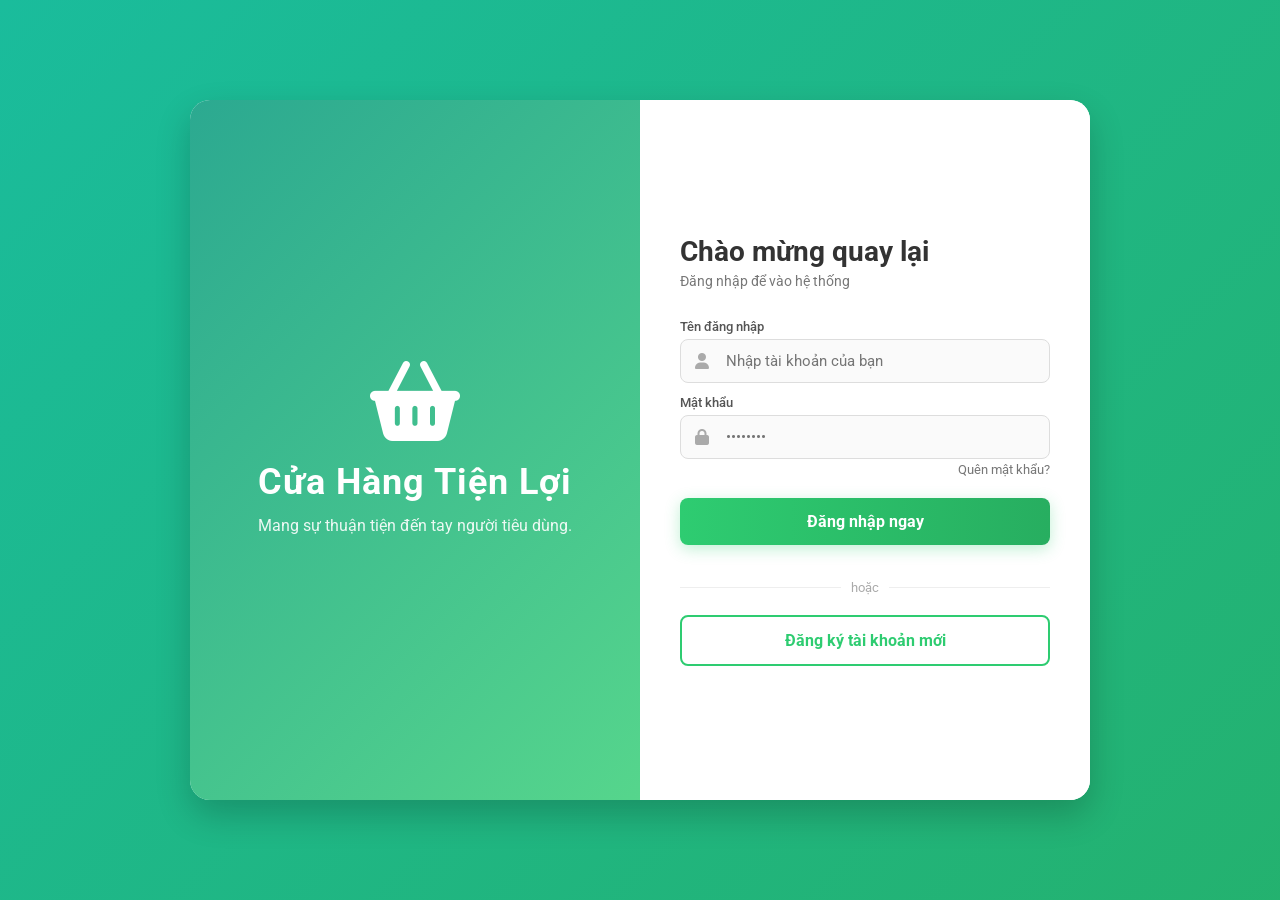
<file: frontend/html/danhMucSP.html>
<!DOCTYPE html>
<html lang="vi">
<head>
    <meta charset="UTF-8">
    <title>Danh Mục Sản Phẩm</title>
    <link href="https://cdn.jsdelivr.net/npm/bootstrap@5.1.3/dist/css/bootstrap.min.css" rel="stylesheet">
    <link rel="stylesheet" href="https://cdnjs.cloudflare.com/ajax/libs/font-awesome/6.0.0/css/all.min.css">
    <link rel="stylesheet" href="/frontend/css/dashboard.css">
</head>
<body>
    <div id="sidebar">
        <div class="logo-area"><i class="fas fa-store"></i><h3>Admin Panel</h3></div>
        <nav class="nav flex-column mb-auto">
            <a href="index.html" class="nav-link"><i class="fas fa-chart-pie"></i> Bảng Điều Khiển</a>
            <a href="quanlydonhang.html" class="nav-link"><i class="fas fa-shopping-cart"></i> Quản Lý Đơn Hàng</a>
            <a href="danhMucSP.html" class="nav-link active"><i class="fas fa-box-open"></i> Danh Mục Sản Phẩm</a>
            <a href="nhapkho.html" class="nav-link"><i class="fas fa-truck-loading"></i> Nhập Kho</a>
            <a href="khachhang.html" class="nav-link"><i class="fas fa-users"></i> Khách Hàng</a>
             <a href="nhanvien.html" class="nav-link "><i class="fas fa-user-tie"></i> Quản Lý Nhân Viên</a>
        </nav>
       
        <div class="user-area mt-auto pt-3 border-top border-light border-opacity-25 text-center">
            <div class="mb-2 text-white">
                <i class="fas fa-user-circle fs-4 mb-1"></i>
                <div class="fw-bold" id="lblTenNhanVien">Đang tải...</div>
            </div>
            <button class="btn btn-outline-light btn-sm w-100" onclick="dangXuat()">
                <i class="fas fa-sign-out-alt"></i> Đăng xuất
            </button>
        </div>
    </div>

    <div id="main-content">
        <div class="d-flex justify-content-between align-items-center mb-4">
            <h4 class="fw-bold text-dark"><i class="fas fa-box"></i> Quản Lý Sản Phẩm</h4>
            <button class="btn btn-primary" onclick="moFormThem()"><i class="fas fa-plus"></i> Thêm Sản Phẩm Mới</button>
        </div>
        <div class="d-flex justify-content-between align-items-center mb-3">
            <div class="search-box" style="width: 300px;">
                <input type="text" id="searchInput" class="form-control" placeholder="Nhập từ khóa tìm kiếm...">
            </div>
        </div>
        <div class="dashboard-panel">
            <table class="table table-hover align-middle">
                <thead class="table-light">
                    <tr>
                        <th>Mã SP</th>
                        <th>Tên Sản Phẩm</th>
                        <th>Loại / NCC</th>
                        <th>Giá Nhập</th>
                        <th>Giá Bán</th>
                        <th>Tồn Kho</th>
                        <th>Thao Tác</th>
                    </tr>
                </thead>
                <tbody id="bangSanPham">
                    </tbody>
            </table>
            <div id="pagination-container" class="pagination-area mt-4 d-flex justify-content-end">
            </div>
        </div>
    </div>

    <div class="modal fade" id="modalSanPham" tabindex="-1">
        <div class="modal-dialog">
            <div class="modal-content">
                <div class="modal-header bg-primary text-white">
                    <h5 class="modal-title" id="modalTitle">Thêm Sản Phẩm</h5>
                    <button type="button" class="btn-close btn-close-white" data-bs-dismiss="modal"></button>
                </div>
                <div class="modal-body">
                    <form id="formSanPham">
                        <input type="hidden" id="txtMaSP">
                        
                        <div class="mb-3">
                            <label class="form-label">Tên Sản Phẩm</label>
                            <input type="text" id="txtTenSP" class="form-control" required>
                        </div>
                        <div class="row mb-3">
                            <div class="col-6">
                                <label class="form-label">Giá Nhập</label>
                                <input type="number" id="txtGiaNhap" class="form-control" required>
                            </div>
                            <div class="col-6">
                                <label class="form-label">Giá Bán</label>
                                <input type="number" id="txtGiaBan" class="form-control" required>
                            </div>
                        </div>
                        <div class="row mb-3">
                            <div class="col-6">
                                <label class="form-label">Loại Sản Phẩm</label>
                                <select id="txtMaLoai" class="form-select" required></select>
                            </div>
                            <div class="col-6">
                                <label class="form-label">Nhà Cung Cấp</label>
                                <select id="txtMaNCC" class="form-select" required></select>
                            </div>
                            <div class="col-md-12 mt-3">
                                <label class="form-label">Ngày Hết Hạn <span class="text-muted" style="font-weight: normal; font-size: 0.9em;">(Bỏ trống nếu mặt hàng không có hạn sử dụng)</span></label>
                                <input type="date" class="form-control" id="txtNgayHetHan">
                            </div>
                        </div>
                    </form>
                </div>
                <div class="modal-footer">
                    <button type="button" class="btn btn-secondary" data-bs-dismiss="modal">Hủy</button>
                    <button type="button" class="btn btn-primary" onclick="luuSanPham()">Lưu Lại</button>
                </div>
            </div>
        </div>
      
    </div>

    <script src="https://cdn.jsdelivr.net/npm/bootstrap@5.1.3/dist/js/bootstrap.bundle.min.js"></script>
    <script src="/frontend/js/danhMucSP.js"></script>
    <script src="/frontend/js/auth.js"></script>
</body>
</html>
</file>
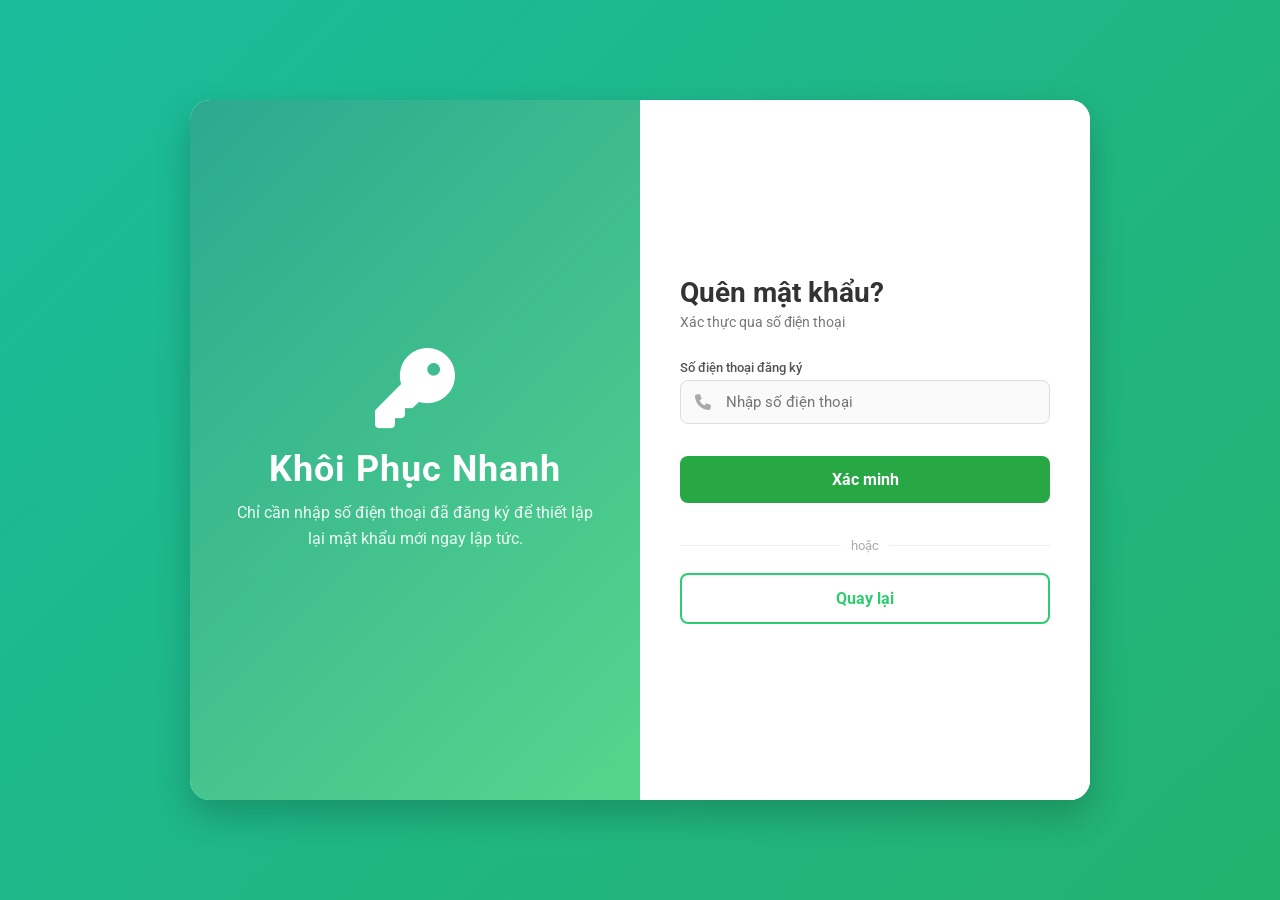
<file: frontend/html/forgot-password.html>
<!DOCTYPE html>
<html lang="vi">
<head>
    <meta charset="UTF-8">
    <meta name="viewport" content="width=device-width, initial-scale=1.0">
    <title>Khôi phục mật khẩu | Cửa Hàng Tiện Lợi</title>
    <link href="https://fonts.googleapis.com/css2?family=Roboto:wght@400;500;700&display=swap" rel="stylesheet">
    <link rel="stylesheet" href="https://cdnjs.cloudflare.com/ajax/libs/font-awesome/6.0.0/css/all.min.css">
    <link rel="stylesheet" href="/frontend/css/login.css">
</head>
<body>

    <div class="split-screen">
        <div class="left-pane">
            <i class="fas fa-key main-icon"></i>
            <h1>Khôi Phục Nhanh</h1>
            <p>Chỉ cần nhập số điện thoại đã đăng ký để thiết lập lại mật khẩu mới ngay lập tức.</p>
        </div>

        <div class="right-pane">
            <div class="login-container">
                <div class="login-header">
                    <h2>Quên mật khẩu?</h2>
                    <p>Xác thực qua số điện thoại</p>
                </div>

                <div id="messageBox" class="message-box" style="display: none;"></div>

                        <form id="forgotPasswordForm">
                <div class="input-group" id="phoneSection">
                    <label for="recovery-sdt">Số điện thoại đăng ký</label>
                    <div class="input-with-icon">
                        <i class="fas fa-phone icon"></i>
                        <input type="number" id="recovery-sdt" required placeholder="Nhập số điện thoại">
                    </div>
                </div>

                <div id="passwordSection" style="display: none; margin-top: 15px;">
                    <div class="input-group">
                        <label for="new-password">Mật khẩu mới</label>
                        <div class="input-with-icon">
                            <i class="fas fa-lock icon"></i>
                            <input type="password" id="new-password" placeholder="Nhập mật khẩu mới">
                        </div>
                    </div>
                </div>

                <button type="submit" id="recoveryBtn" style="margin-top: 20px; background-color: #28a745;">Xác minh</button>

                <div class="divider"><span>hoặc</span></div>
                <button type="button" class="btn-secondary" onclick="window.location.href='login.html'">Quay lại</button>
            </form>
                        </div>
                    </div>
                </div>

    <script src="/frontend/js/forgot-password.js" defer></script>
</body>
</html>
</file>
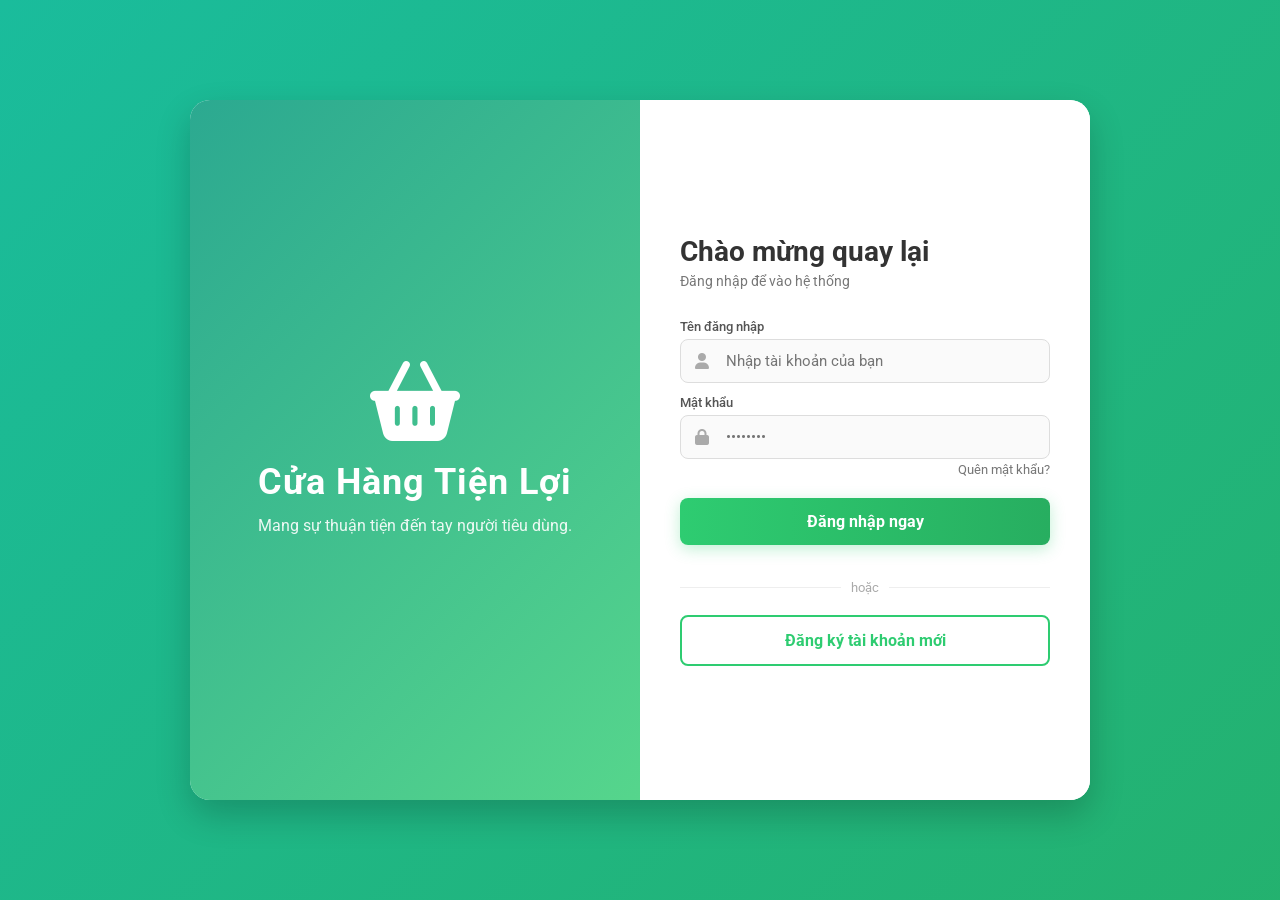
<file: frontend/html/gio-hang.html>
<!DOCTYPE html>
<html lang="vi">
<head>
    <meta charset="UTF-8">
    <meta name="viewport" content="width=device-width, initial-scale=1.0">
    <title>Giỏ hàng - Cửa Hàng Tiện Lợi</title>
    <link rel="stylesheet" href="https://cdnjs.cloudflare.com/ajax/libs/font-awesome/6.0.0/css/all.min.css">
    <link rel="stylesheet" href="../css/trang-mua-sam.css">
    <link rel="stylesheet" href="../css/gio-hang.css">
</head>
<body>
<header class="main-header">
    <div class="header-content container">
        <div class="logo-area">
            <i class="fas fa-store logo-icon"></i>
            <span class="logo-text">Cửa Hàng Tiện Lợi</span>
        </div>
        <nav class="main-nav">
            <a href="trang-mua-sam.html" class="nav-item">Tiếp tục mua hàng</a>
        </nav>
        <div class="user-actions">
            <a href="gio-hang.html" class="cart-link">
                <i class="fas fa-shopping-cart"></i> Giỏ hàng
                <span class="cart-count">0</span>
            </a>
            <div class="user-dropdown">
                <button class="user-btn">
                    <i class="fas fa-user-circle"></i> <span id="user-name-display">khách</span> <i class="fas fa-caret-down"></i>
                </button>
                <div class="dropdown-content">
                    <a href="#" onclick="logout()">Đăng xuất</a>
                </div>
            </div>
        </div>
    </div>
</header>

<div class="cart-container">
    <div class="cart-header">
        <h2><i class="fas fa-shopping-cart"></i> Giỏ hàng <span id="cart-item-count">(0 sản phẩm)</span></h2>
    </div>
    <div id="cart-content">
      
    </div>
</div>

<script src="../js/gio-hang.js"></script>
<script src="../js/auth.js"></script>
</body>
</html>
</file>
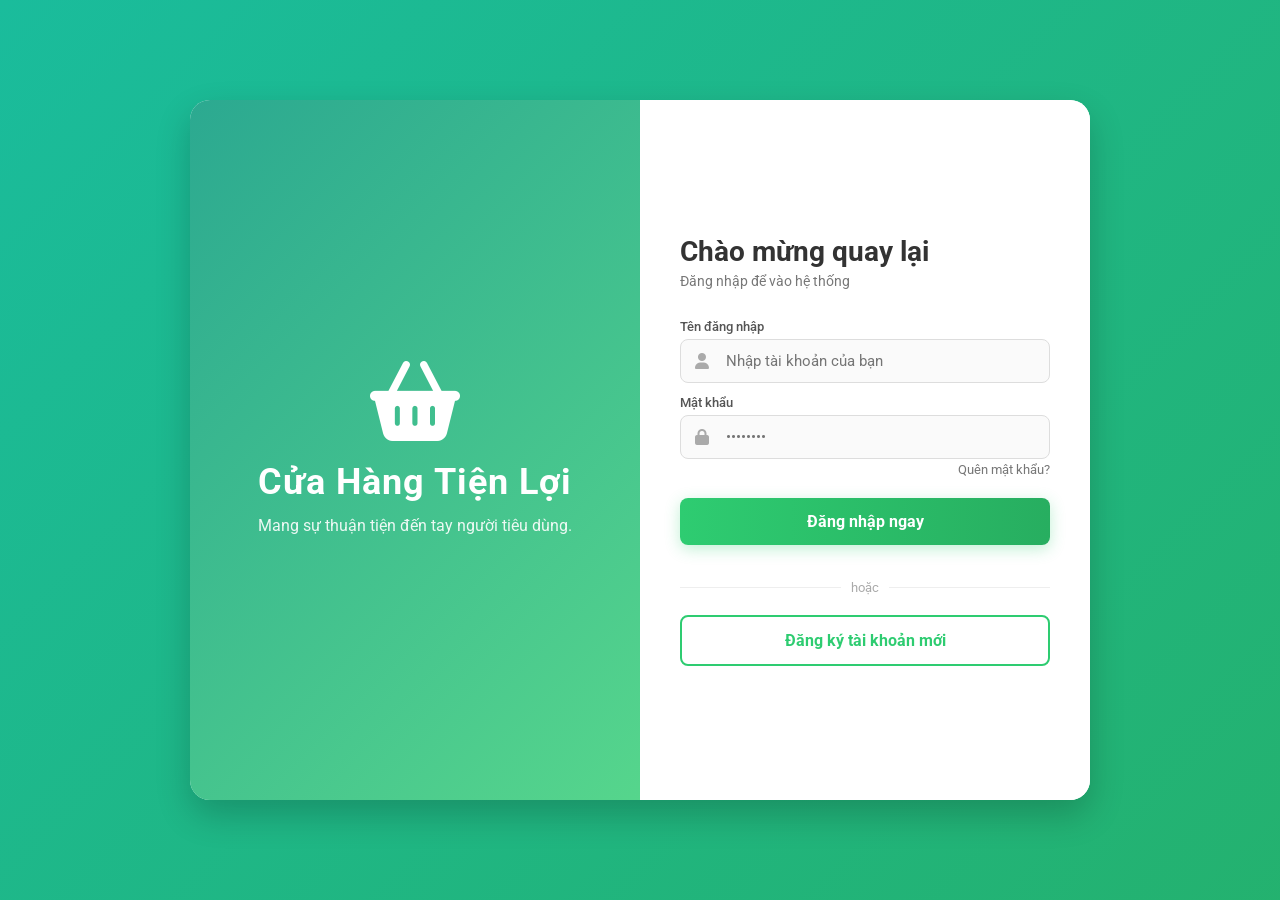
<file: frontend/html/khachhang.html>
<!DOCTYPE html>
<html lang="vi">
<head>
    <meta charset="UTF-8">
    <title>Quản Lý Khách Hàng</title>
    <link href="https://cdn.jsdelivr.net/npm/bootstrap@5.1.3/dist/css/bootstrap.min.css" rel="stylesheet">
    <link rel="stylesheet" href="https://cdnjs.cloudflare.com/ajax/libs/font-awesome/6.0.0/css/all.min.css">
    <link rel="stylesheet" href="/frontend/css/dashboard.css">
</head>
<body>

    <div id="sidebar">
        <div class="logo-area"><i class="fas fa-store"></i><h3>Admin Panel</h3></div>
        <nav class="nav flex-column mb-auto">
            <a href="index.html" class="nav-link"><i class="fas fa-chart-pie"></i> Bảng Điều Khiển</a>
            <a href="quanlydonhang.html" class="nav-link"><i class="fas fa-shopping-cart"></i>Quản Lý Đơn Hàng</a>
            <a href="danhMucSP.html" class="nav-link"><i class="fas fa-box-open"></i>Danh Mục Sản Phẩm</a>
            <a href="nhapkho.html" class="nav-link"><i class="fas fa-truck-loading"></i> Nhập Kho</a>
            <a href="khachhang.html" class="nav-link active"><i class="fas fa-users"></i> Khách Hàng</a>
            <a href="nhanvien.html" class="nav-link "><i class="fas fa-user-tie"></i> Quản Lý Nhân Viên</a>
        </nav>
        
        <div class="user-area mt-auto pt-3 border-top border-light border-opacity-25 text-center">
            <div class="mb-2 text-white">
                <i class="fas fa-user-circle fs-4 mb-1"></i>
                <div class="fw-bold" id="lblTenNhanVien">Đang tải...</div>
            </div>
            <button class="btn btn-outline-light btn-sm w-100" onclick="dangXuat()">
                <i class="fas fa-sign-out-alt"></i> Đăng xuất
            </button>
        </div>
    </div>

    <div id="main-content">
        <h4 class="fw-bold text-dark mb-4"><i class="fas fa-address-book"></i> Danh Sách Khách Hàng</h4>
        <div class="d-flex justify-content-between align-items-center mb-3">
            <div class="search-box" style="width: 300px;">
                <input type="text" id="searchInput" class="form-control" placeholder="Nhập từ khóa tìm kiếm...">
            </div>
        </div>
        <div class="dashboard-panel">
            <table class="table table-hover align-middle">
                <thead class="table-light">
                    <tr>
                        <th>Mã KH</th>
                        <th>Tên Khách Hàng</th>
                        <th>Số Điện Thoại</th>
                        <th>Ngày Đăng Ký</th>
                        <th>Điểm Tích Lũy</th>
                        <th>Thao Tác</th>
                    </tr>
                </thead>
                <tbody id="bangKhachHang">
                    </tbody>
            </table>
            <div id="pagination-container" class="pagination-area mt-4 d-flex justify-content-end">
            </div>
        </div>
    </div>

    <div class="modal fade" id="modalLichSu" tabindex="-1">
        <div class="modal-dialog modal-lg">
            <div class="modal-content">
                <div class="modal-header bg-primary text-white">
                    <h5 class="modal-title"><i class="fas fa-history"></i> Lịch Sử Mua Hàng: <span id="lblTenKH"></span></h5>
                    <button type="button" class="btn-close btn-close-white" data-bs-dismiss="modal"></button>
                </div>
                <div class="modal-body p-4">
                    <table class="table table-bordered text-center">
                        <thead class="table-dark">
                            <tr>
                                <th>Mã Hóa Đơn</th>
                                <th>Ngày Lập</th>
                                <th>Thu Ngân Giao Dịch</th>
                                <th>Tổng Tiền</th>
                            </tr>
                        </thead>
                        <tbody id="bangLichSuMua">
                            </tbody>
                    </table>
                </div>
            </div>
        </div>
    </div>

    <script src="https://cdn.jsdelivr.net/npm/bootstrap@5.1.3/dist/js/bootstrap.bundle.min.js"></script>
    <script src="/frontend/js/khachhang.js"></script>
    <script src="/frontend/js/auth.js"></script>
</body>
</html>
</file>
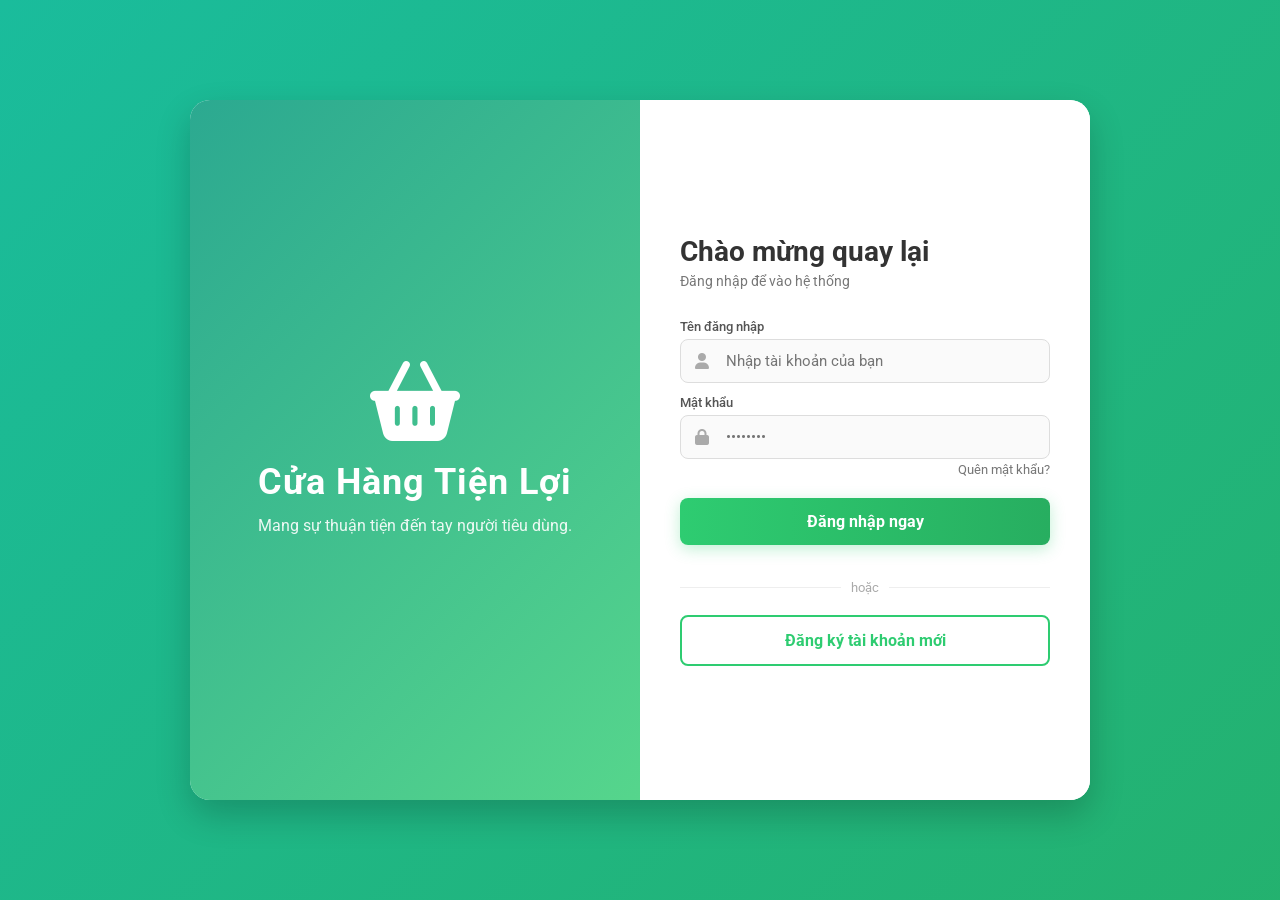
<file: frontend/html/login.html>
<!DOCTYPE html>
<html lang="vi">
<head>
    <meta charset="UTF-8">
    <meta name="viewport" content="width=device-width, initial-scale=1.0">
    <title>Đăng nhập | Cửa Hàng Tiện Lợi</title>
    <link href="https://fonts.googleapis.com/css2?family=Roboto:wght@400;500;700&display=swap" rel="stylesheet">
    <link rel="stylesheet" href="https://cdnjs.cloudflare.com/ajax/libs/font-awesome/6.0.0/css/all.min.css">
    <link rel="stylesheet" href="/frontend/css/login.css">
</head>
<body>

    <div class="split-screen">
        
        <div class="left-pane">
            <i class="fas fa-shopping-basket main-icon"></i>
            <h1>Cửa Hàng Tiện Lợi</h1>
            <p>Mang sự thuận tiện đến tay người tiêu dùng.</p>
        </div>

        <div class="right-pane">
            <div class="login-container">
                <div class="login-header">
                    <h2>Chào mừng quay lại</h2>
                    <p>Đăng nhập để vào hệ thống</p>
                </div>

                <div id="messageBox" class="message-box" style="display: none;"></div>

                <form id="loginForm">
                    <div class="input-group">
                        <label for="username">Tên đăng nhập</label>
                        <div class="input-with-icon">
                            <i class="fas fa-user icon"></i>
                            <input type="text" id="username" required placeholder="Nhập tài khoản của bạn">
                        </div>
                    </div>
                    
                    <div class="input-group" style="margin-bottom: 10px;">
                        <label for="password">Mật khẩu</label>
                        <div class="input-with-icon">
                            <i class="fas fa-lock icon"></i>
                            <input type="password" id="password" required placeholder="••••••••">
                        </div>
                    </div>

                    <div class="forgot-password">
                        <a href="forgot-password.html">Quên mật khẩu?</a>
                    </div>

                    <button type="submit" id="loginBtn">Đăng nhập ngay</button>

                    <div class="divider">
                        <span>hoặc</span>
                    </div>
                    
                    <button type="button" class="btn-secondary" onclick="window.location.href='register.html'">
                        Đăng ký tài khoản mới
                    </button>
                </form>
            </div>
        </div>
    </div>

    <script src="/frontend/js/login.js" defer></script>
</body>
</html>
</file>
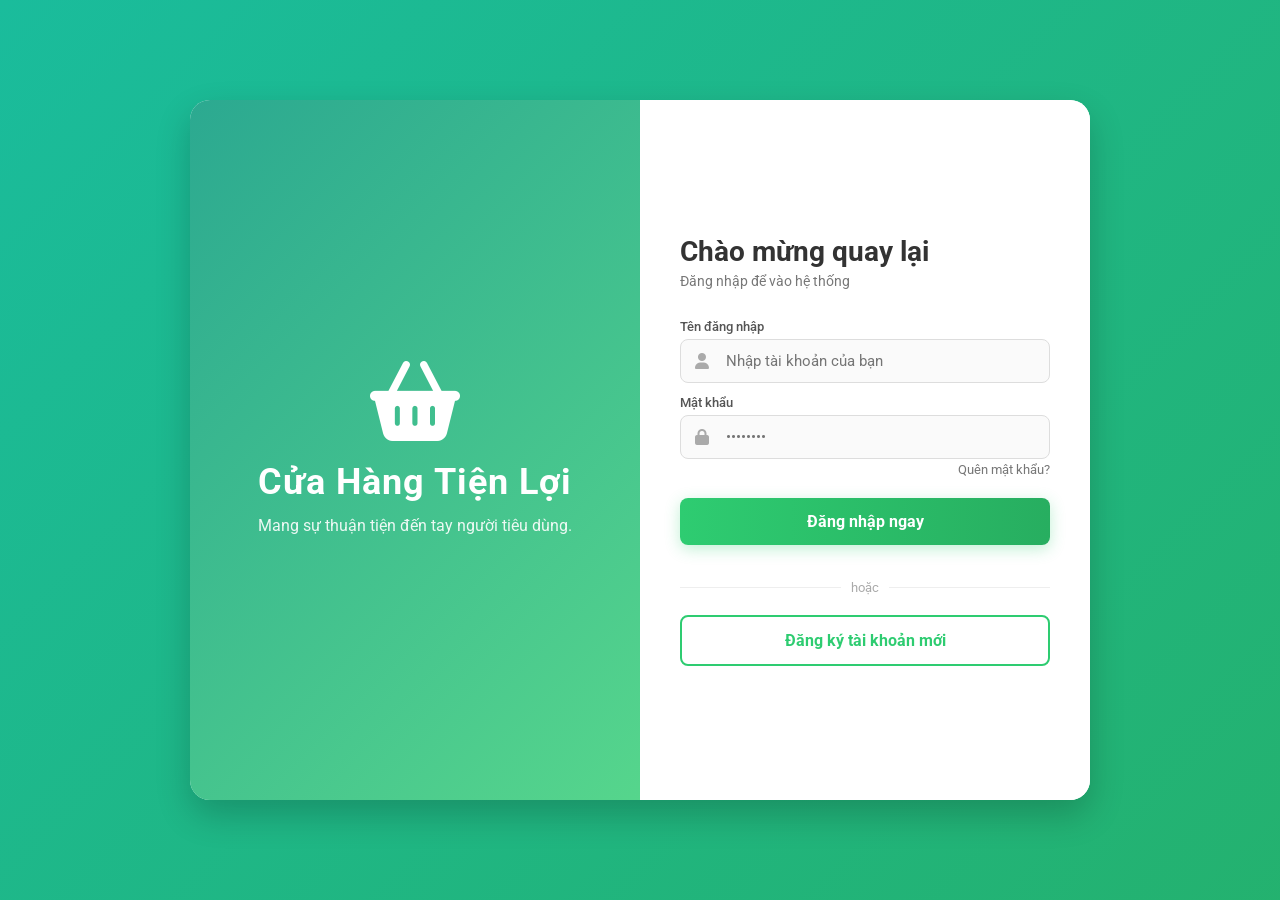
<file: frontend/html/mua-sap.html>
<!DOCTYPE html>
<html lang="vi">
<head>
    <meta charset="UTF-8">
    <meta name="viewport" content="width=device-width, initial-scale=1.0">
    <title>Cửa Hàng Tiện Lợi - Trang Mua Sắm</title>
    <link rel="stylesheet" href="/frontend/css/mua-sap.css">
    <script src="/frontend/js/auth.js"></script>
    <script src="/frontend/js/mua-sap.js"></script>
    <link rel="stylesheet" href="https://cdnjs.cloudflare.com/ajax/libs/font-awesome/6.0.0/css/all.min.css">
</head>
<body>

<header class="main-header">
    <div class="header-content container">
        <div class="logo-area">
            <i class="fas fa-store logo-icon"></i>
            <span class="logo-text">Cửa Hàng Tiện Lợi</span>
        </div>
        <nav class="main-nav">
            <a href="#" class="nav-item active">Trang Chủ</a>
            <a href="#" class="nav-item">Sản Phẩm Mới</a>
        </nav>
        <div class="user-actions">
            <div class="cart-btn">
                <a href="gio-hang.html" class="cart-link">
                    <i class="fas fa-shopping-cart"></i>Giỏ hàng
                    <span class="cart-count">0</span>
                </a>
            </div>

            <div class="user-dropdown">
                <button class="user-btn">
                    <i class="fas fa-user-circle"></i> <span id="user-name-display">khach01</span> <i class="fas fa-caret-down"></i>
                </button>
                <div class="dropdown-content" id="user-menu">
                    <a href="#" id="staff-link" style="display:none;">Trang Quản Lý (NV)</a>
                    <a href="#">Thông tin tài khoản</a>
                    <a href="#" onclick="logout()">Đăng xuất</a>
                </div>
            </div>
        </div>
    </div>
</header>

<main class="container">
    <section class="banner-section">
        <div class="banner-box">
            <div class="banner-text">
                <h1>Ưu đãi mùa hè rực rỡ!</h1>
                <p>Mua sắm trực tuyến nhanh chóng, tiện lợi. Nhận ngay điểm thưởng cho mỗi đơn hàng.</p>
            </div>
            <div class="banner-icon-area">
                <div class="tag-icon"></div>
            </div>
        </div>
    </section>

    <section class="content-layout">
        <aside class="sidebar">
            <div class="category-box">
                <i class="fas fa-list sidebar-icon"></i> Danh Mục Sản Phẩm
                <div class="list-group mt-2" id="listLoaiSP">
                    <p class="text-muted p-2">Đang tải...</p>
                </div>
            </div>
        </aside>
        <section class="product-grid-area" id="product-grid">
        </section>
    </section>
</main>

<div id="productDetailModal" class="modal">
    <div class="modal-content">
        <span class="close-modal-btn" onclick="closeProductModal()">&times;</span>

        <div class="modal-body-layout">
            <div class="modal-img-area" id="modal-img-container">
                <div class="product-img-placeholder large"></div>
            </div>

            <div class="modal-info-area">
                <h2 id="modal-product-name" class="modal-title">Tên Sản Phẩm</h2>
                <p id="modal-product-code" class="modal-code">Mã SP: ...</p>
                <p id="modal-product-price" class="modal-price">0 đ</p>

                <div class="modal-stock-info">
                    Trạng thái: <span id="modal-stock-status" class="stock-status">Đang kiểm tra...</span>
                </div>

                <div class="modal-purchase-controls">
                    <label for="purchase-quantity">Số lượng:</label>
                    <div class="quantity-input-group">
                        <button type="button" class="qty-btn" onclick="adjustQuantity(-1)">-</button>
                        <input type="number" id="purchase-quantity" value="1" min="1">
                        <button type="button" class="qty-btn" onclick="adjustQuantity(1)">+</button>
                    </div>
                </div>

                <p id="modal-error-msg" class="error-message" style="display: none;"></p>

                <button id="add-to-cart-action-btn" class="modal-add-to-cart-btn" onclick="handleAddToCartFromModal()">
                    <i class="fas fa-cart-plus"></i> Thêm vào giỏ hàng
                </button>
            </div>
        </div>
    </div>
</div>

<!--<script src="../js/mua-sap.js"></script>-->
</body>
</html>
</file>
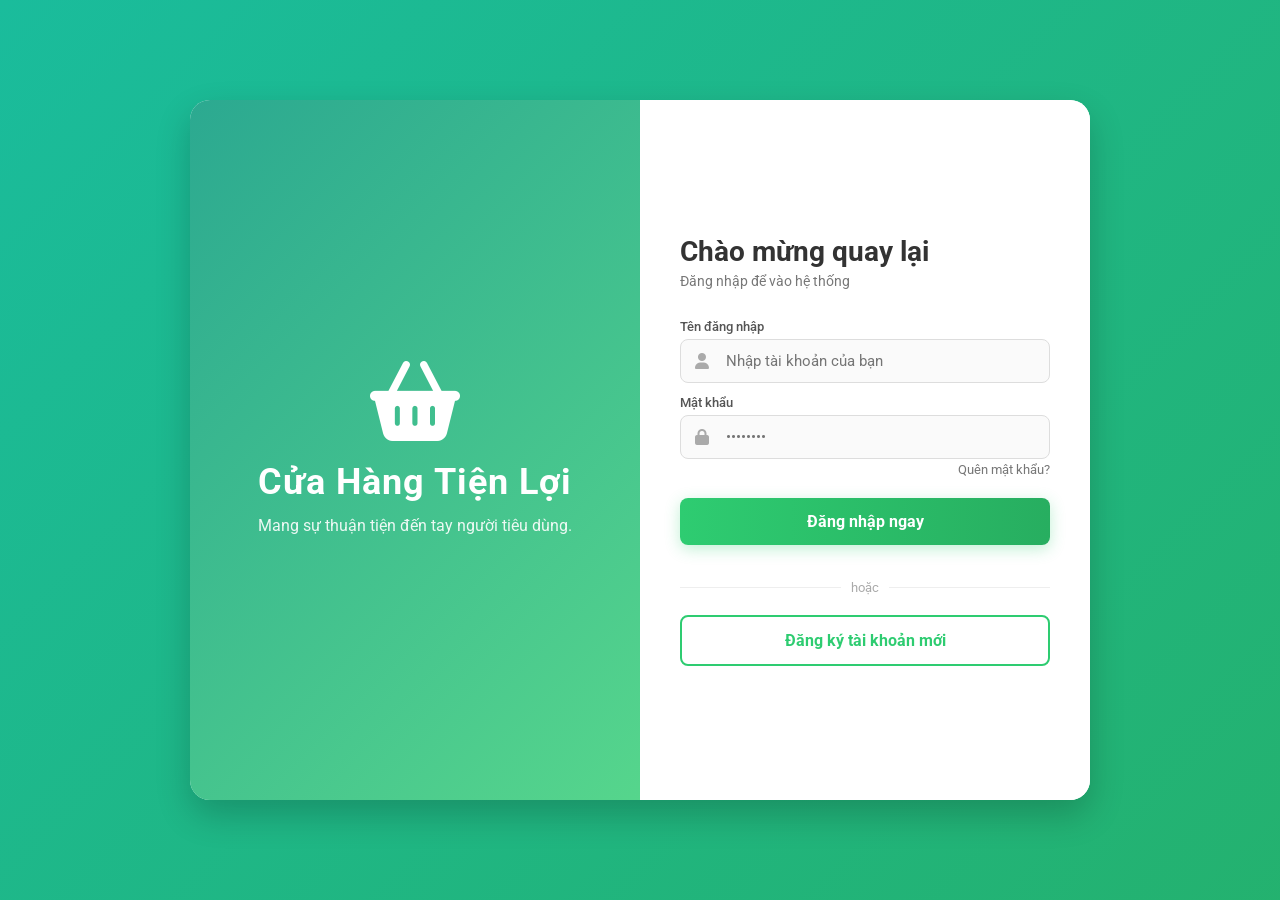
<file: frontend/html/nhanvien.html>
<!DOCTYPE html>
<html lang="vi">
<head>
    <meta charset="UTF-8">
    <title>Quản Lý Nhân Viên (Dành Cho Admin)</title>
    <link href="https://cdn.jsdelivr.net/npm/bootstrap@5.1.3/dist/css/bootstrap.min.css" rel="stylesheet">
    <link rel="stylesheet" href="https://cdnjs.cloudflare.com/ajax/libs/font-awesome/6.0.0/css/all.min.css">
    <link rel="stylesheet" href="/frontend/css/dashboard.css">
</head>
<body>

    <div id="sidebar">
        <div class="logo-area"><i class="fas fa-store"></i><h3>Admin Panel</h3></div>
        <nav class="nav flex-column mb-auto" id="adminMenu">
            <a href="index.html" class="nav-link"><i class="fas fa-chart-pie"></i> Bảng Điều Khiển</a>
            <a href="quanlydonhang.html" class="nav-link"><i class="fas fa-shopping-cart"></i>Quản Lý Đơn Hàng</a>
            <a href="danhMucSP.html" class="nav-link"><i class="fas fa-box-open"></i> Danh Mục Sản Phẩm</a>
            <a href="nhapkho.html" class="nav-link"><i class="fas fa-truck-loading"></i> Nhập Kho</a>
            <a href="khachhang.html" class="nav-link"><i class="fas fa-users"></i> Khách Hàng</a>
            <a href="nhanvien.html" class="nav-link "><i class="fas fa-user-tie"></i> Quản Lý Nhân Viên</a>
        </nav>
        
        <div class="user-area mt-auto pt-3 border-top border-light border-opacity-25 text-center">
            <div class="mb-2 text-white">
                <i class="fas fa-user-circle fs-4 mb-1"></i>
                <div class="fw-bold" id="lblTenNhanVien">Đang tải...</div>
            </div>
            <button class="btn btn-outline-light btn-sm w-100" onclick="dangXuat()">
                <i class="fas fa-sign-out-alt"></i> Đăng xuất
            </button>
        </div>
    </div>

    <div id="main-content">
        <div class="d-flex justify-content-between align-items-center mb-4">
            <h4 class="fw-bold text-dark"><i class="fas fa-user-shield"></i> Danh Sách Nhân Sự</h4>
            <button class="btn btn-primary" onclick="moFormThem()"><i class="fas fa-user-plus"></i> Thêm Nhân Viên Mới</button>
        </div>
        <div class="d-flex justify-content-between align-items-center mb-3">
            <div class="search-box" style="width: 300px;">
                <input type="text" id="searchInput" class="form-control" placeholder="Nhập từ khóa tìm kiếm...">
            </div>
        </div>
        <div class="dashboard-panel">
            <table class="table table-hover align-middle">
                <thead class="table-light">
                    <tr>
                        <th>Mã NV</th>
                        <th>Họ Tên</th>
                        <th>Chức Vụ</th>
                        <th>Điện Thoại</th>
                        <th>Tên Đăng Nhập</th>
                        <th>Trạng Thái</th> <th>Thao Tác</th>
                    </tr>
                </thead>
                <tbody id="bangNhanVien">
                    </tbody>
            </table>
            <div id="pagination-container" class="pagination-area mt-4 d-flex justify-content-end">
            </div>
        </div>
    </div>

    <div class="modal fade" id="modalNhanVien" tabindex="-1">
        <div class="modal-dialog">
            <div class="modal-content">
                <div class="modal-header bg-primary text-white">
                    <h5 class="modal-title" id="modalTitle">Thông Tin Nhân Viên</h5>
                    <button type="button" class="btn-close btn-close-white" data-bs-dismiss="modal"></button>
                </div>
                <div class="modal-body">
                    <form id="formNhanVien">
                        <input type="hidden" id="txtMaNV">
                        
                        <div class="mb-3">
                            <label class="form-label">Họ và Tên</label>
                            <input type="text" id="txtTenNV" class="form-control" required>
                        </div>
                        <div class="row mb-3">
                            <div class="col-6">
                                <label class="form-label">Chức Vụ</label>
                                <select id="selChucVu" class="form-select">
                                    <option value="Nhân viên bán hàng">Nhân viên bán hàng</option>
                                    <option value="Thủ kho">Thủ kho</option>
                                    <option value="Quản lý">Quản lý</option>
                                </select>
                            </div>
                            <div class="col-6">
                                <label class="form-label">Số Điện Thoại</label>
                                <input type="text" id="txtSDT" class="form-control" required>
                            </div>
                        </div>
                        <hr>
                        <h6 class="text-primary fw-bold">Thông tin tài khoản</h6>
                        <div class="mb-3">
                            <label class="form-label">Tên Đăng Nhập (Username)</label>
                            <input type="text" id="txtUsername" class="form-control" required>
                        </div>
                        <div class="mb-3" id="khungMatKhau">
                            <label class="form-label">Mật Khẩu</label>
                            <input type="password" id="txtPassword" class="form-control">
                            <small class="text-danger">* Lưu ý: Cấp mật khẩu mặc định cho nhân viên mới</small>
                        </div>
                    </form>
                </div>
                <div class="modal-footer">
                    <button type="button" class="btn btn-secondary" data-bs-dismiss="modal">Hủy</button>
                    <button type="button" class="btn btn-primary" onclick="luuNhanVien()"><i class="fas fa-save"></i> Lưu Lại</button>
                </div>
            </div>
        </div>
    </div>

    <script src="https://cdn.jsdelivr.net/npm/bootstrap@5.1.3/dist/js/bootstrap.bundle.min.js"></script>
    <script src="/frontend/js/auth.js"></script>
    <script src="/frontend/js/nhanvien.js"></script>
</body>
</html>
</file>
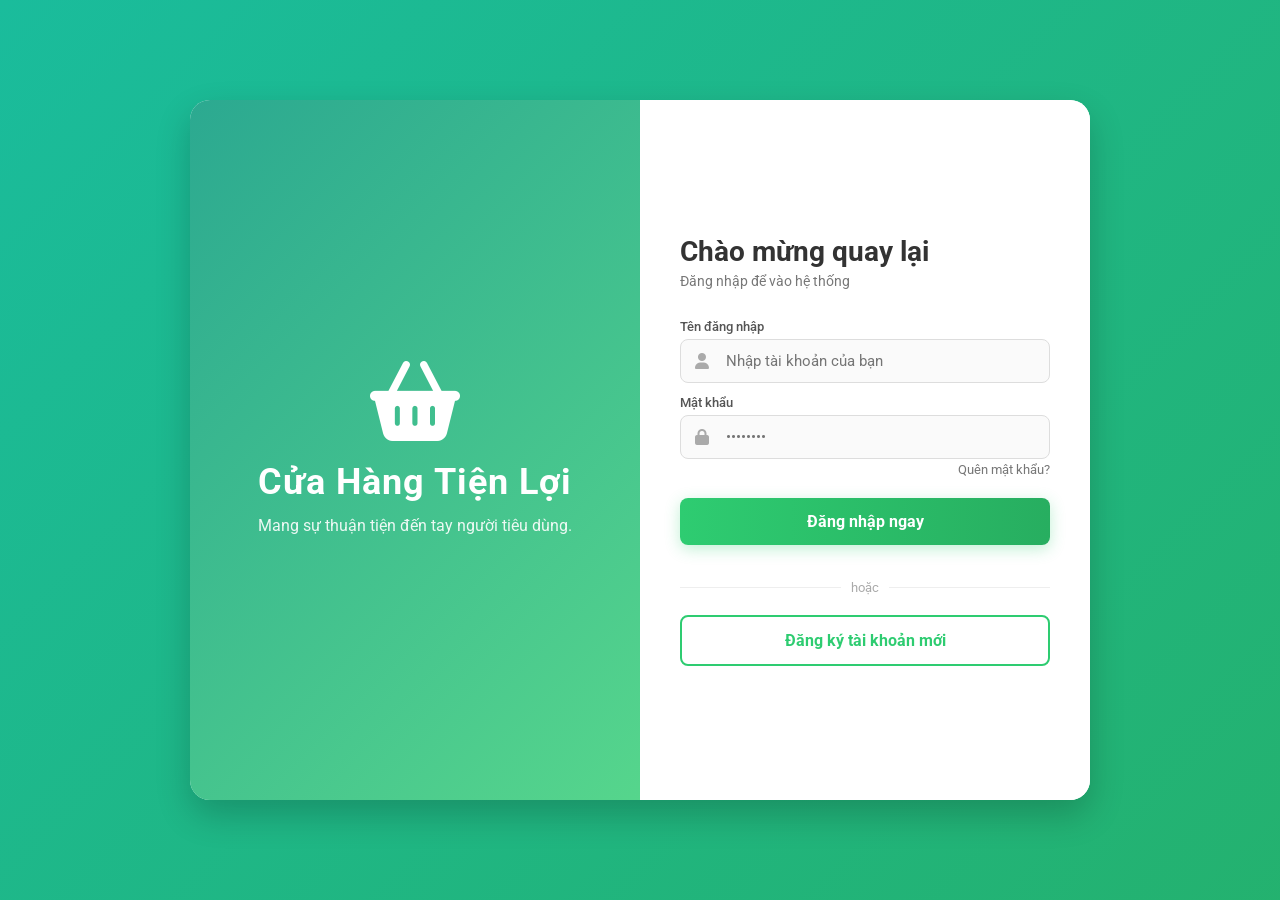
<file: frontend/html/nhapkho.html>
<!DOCTYPE html>
<html lang="vi">
<head>
    <meta charset="UTF-8">
    <title>Quản Lý Nhập Kho</title>
    <link href="https://cdn.jsdelivr.net/npm/bootstrap@5.1.3/dist/css/bootstrap.min.css" rel="stylesheet">
    <link rel="stylesheet" href="https://cdnjs.cloudflare.com/ajax/libs/font-awesome/6.0.0/css/all.min.css">
    <link rel="stylesheet" href="/frontend/css/dashboard.css">
</head>
<body>

    <div id="sidebar">
        <div class="logo-area"><i class="fas fa-store"></i><h3>Admin Panel</h3></div>
        <nav class="nav flex-column mb-auto">
            <a href="index.html" class="nav-link"><i class="fas fa-chart-pie"></i> Bảng Điều Khiển</a>
            <a href="quanlydonhang.html" class="nav-link"><i class="fas fa-shopping-cart"></i>Quản Lý Đơn Hàng</a>
            <a href="danhMucSP.html" class="nav-link"><i class="fas fa-box-open"></i>Danh Mục Sản Phẩm</a>
            <a href="nhapkho.html" class="nav-link active"><i class="fas fa-truck-loading"></i> Nhập Kho</a>
            <a href="khachhang.html" class="nav-link"><i class="fas fa-users"></i> Khách Hàng</a>
            <a href="nhanvien.html" class="nav-link"><i class="fas fa-user-tie"></i> Quản Lý Nhân Viên</a>
        </nav>
        <div class="user-area mt-auto pt-3 border-top border-light border-opacity-25 text-center">
            <div class="mb-2 text-white">
                <i class="fas fa-user-circle fs-4 mb-1"></i>
                <div class="fw-bold" id="lblTenNhanVien">Đang tải...</div>
            </div>
            <button class="btn btn-outline-light btn-sm w-100" onclick="dangXuat()">
                <i class="fas fa-sign-out-alt"></i> Đăng xuất
            </button>
        </div>
    </div>

    <div id="main-content">
        <div class="d-flex justify-content-between align-items-center mb-4">
            <h4 class="fw-bold text-dark"><i class="fas fa-clipboard-list"></i> Lịch Sử Nhập Kho</h4>
            <button class="btn btn-success" onclick="moFormTaoPhieu()">
                <i class="fas fa-plus-circle"></i> Tạo Phiếu Nhập Mới
            </button>
        </div>
        <div class="d-flex justify-content-between align-items-center mb-3">
            <div class="search-box" style="width: 300px;">
                <input type="text" id="searchInput" class="form-control" placeholder="Nhập từ khóa tìm kiếm...">
            </div>
        </div>
        <div class="dashboard-panel">
            <table class="table table-hover align-middle">
                <thead class="table-light">
                    <tr>
                        <th>Mã Phiếu</th>
                        <th>Ngày Nhập</th>
                        <th>Nhà Cung Cấp</th>
                        <th>Nhân Viên Lập</th>
                        <th>Thao tác</th>
                    </tr>
                </thead>
                <tbody id="bangPhieuNhap">
                    </tbody>
            </table>
            <div id="pagination-container" class="pagination-area mt-4 d-flex justify-content-end">
            </div>
        </div>
    </div>

    <div class="modal fade" id="modalChiTiet" tabindex="-1">
        <div class="modal-dialog modal-lg">
            <div class="modal-content">
                <div class="modal-header bg-info text-white">
                    <h5 class="modal-title">Chi Tiết Phiếu Nhập: <span id="lblMaPhieu"></span></h5>
                    <button type="button" class="btn-close btn-close-white" data-bs-dismiss="modal"></button>
                </div>
                <div class="modal-body">
                    <table class="table table-bordered text-center">
                        <thead class="table-light">
                            <tr><th>Mã SP</th><th>Số Lượng Nhập</th><th>Giá Nhập</th><th>Thành Tiền</th></tr>
                        </thead>
                        <tbody id="bangChiTietPhieu"></tbody>
                        <tfoot>
                            <tr>
                                <td colspan="3" class="text-end fw-bold">Tổng Giá Trị Phiếu Nhập:</td>
                                <td class="text-danger fw-bold fs-5" id="lblTongTienPhieu">0 ₫</td>
                            </tr>
                        </tfoot>
                    </table>
                </div>
            </div>
        </div>
    </div>

    <div class="modal fade" id="modalTaoPhieu" tabindex="-1" data-bs-backdrop="static">
        <div class="modal-dialog modal-xl">
            <div class="modal-content">
                <div class="modal-header bg-success text-white">
                    <h5 class="modal-title"><i class="fas fa-cart-plus"></i> Lập Phiếu Nhập Kho</h5>
                    <button type="button" class="btn-close btn-close-white" data-bs-dismiss="modal"></button>
                </div>
                <div class="modal-body row bg-light">
                    
                    <div class="col-md-4 border-end bg-white p-3">
                        <h6 class="fw-bold text-primary mb-3">Thông Tin Lô Hàng</h6>
                        <div class="mb-3">
                            <label class="form-label">Nhà Cung Cấp</label>
                            <select id="selNhaCungCap" class="form-select"></select>
                        </div>
                        <hr>
                        <h6 class="fw-bold text-primary mb-3">Thêm Sản Phẩm Vào Phiếu</h6>
                        <div class="mb-3">
                            <label class="form-label">Chọn Sản Phẩm</label>
                            <select id="selSanPham" class="form-select" onchange="tuDongDienGiaNhap()"></select>
                        </div>
                        <div class="row mb-3">
                            <div class="col-6">
                                <label class="form-label">Số Lượng</label>
                                <input type="number" id="txtSoLuong" class="form-control" min="1" value="1">
                            </div>
                            <div class="col-6">
                                <label class="form-label">Giá Nhập (₫)</label>
                                <input type="number" id="txtGiaNhap" class="form-control" min="0">
                            </div>
                        </div>
                        <button class="btn btn-primary w-100" onclick="themVaoPhieu()">
                            <i class="fas fa-arrow-right"></i> Đưa Vào Danh Sách Nhập
                        </button>
                    </div>

                    <div class="col-md-8 bg-white p-3">
                        <h6 class="fw-bold text-success mb-3">Danh Sách Mặt Hàng Đang Chờ Nhập Kho</h6>
                        <table class="table table-bordered text-center align-middle">
                            <thead class="table-dark">
                                <tr><th>Sản Phẩm</th><th>SL</th><th>Giá Nhập</th><th>Thành Tiền</th><th>Xóa</th></tr>
                            </thead>
                            <tbody id="bangGioHangNhap">
                                </tbody>
                        </table>
                    </div>
                </div>
                <div class="modal-footer">
                    <button type="button" class="btn btn-secondary" data-bs-dismiss="modal">Hủy Phiếu</button>
                    <button type="button" class="btn btn-success" onclick="luuPhieuNhap()"><i class="fas fa-save"></i> Hoàn Tất Nhập Kho</button>
                </div>
            </div>
        </div>
    </div>

    <script src="https://cdn.jsdelivr.net/npm/bootstrap@5.1.3/dist/js/bootstrap.bundle.min.js"></script>
    <script src="/frontend/js/nhapkho.js"></script>
    <script src="/frontend/js/auth.js"></script>
</body>
</html>
</file>
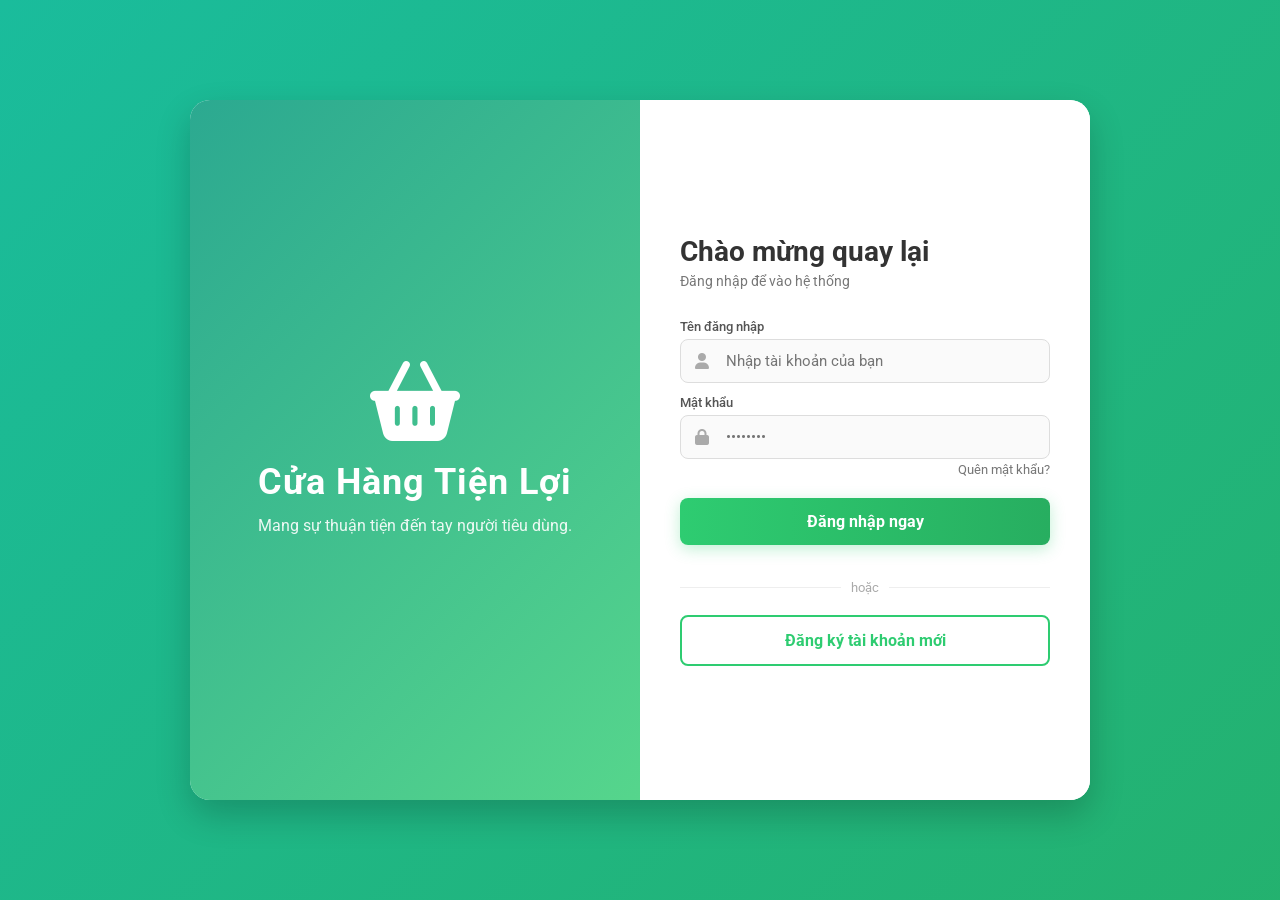
<file: frontend/html/quanlydonhang.html>
<!DOCTYPE html>
<html lang="vi">
<head>
    <meta charset="UTF-8">
    <meta name="viewport" content="width=device-width, initial-scale=1.0">
    <title>Quản Lý Đơn Hàng</title>
    <link href="https://cdn.jsdelivr.net/npm/bootstrap@5.1.3/dist/css/bootstrap.min.css" rel="stylesheet">
    <link rel="stylesheet" href="https://cdnjs.cloudflare.com/ajax/libs/font-awesome/6.0.0/css/all.min.css">
    <link rel="stylesheet" href="/frontend/css/dashboard.css">
</head>
<body>

    <div id="sidebar">
        <div class="logo-area">
            <i class="fas fa-store"></i>
            <h3>Admin Panel</h3>
        </div>
        <nav class="nav flex-column mb-auto">
            <a href="index.html" class="nav-link"><i class="fas fa-chart-pie"></i> Bảng Điều Khiển</a>
            <a href="quanlydonhang.html" class="nav-link active"><i class="fas fa-shopping-cart"></i> Quản Lý Đơn Hàng</a>
            <a href="danhMucSP.html" class="nav-link"><i class="fas fa-box-open"></i> Danh Mục Sản Phẩm</a>
            <a href="nhapkho.html" class="nav-link"><i class="fas fa-truck-loading"></i> Nhập Kho</a>
            <a href="khachhang.html" class="nav-link"><i class="fas fa-users"></i> Khách Hàng</a>
             <a href="nhanvien.html" class="nav-link "><i class="fas fa-user-tie"></i> Quản Lý Nhân Viên</a>
        </nav>
        
        <div class="user-area mt-auto pt-3 border-top border-light border-opacity-25 text-center">
            <div class="mb-2 text-white">
                <i class="fas fa-user-circle fs-4 mb-1"></i>
                <div class="fw-bold" id="lblTenNhanVien">Đang tải...</div>
            </div>
            <button class="btn btn-outline-light btn-sm w-100" onclick="dangXuat()">
                <i class="fas fa-sign-out-alt"></i> Đăng xuất
            </button>
        </div>
    </div>

    <div id="main-content">
        <h4 class="mb-4 fw-bold text-dark"><i class="fas fa-file-invoice-dollar"></i> Danh Sách Hóa Đơn</h4>
        <div class="d-flex justify-content-between align-items-center mb-3">
            <div class="search-box" style="width: 300px;">
                <input type="text" id="searchInput" class="form-control" placeholder="Nhập từ khóa tìm kiếm...">
            </div>
        </div>
        <div class="dashboard-panel">
            <table class="table table-hover align-middle">
                <thead class="table-light">
                    <tr>
                        <th>Mã HĐ</th>
                        <th>Ngày Lập</th>
                        <th>Khách Hàng</th>
                        <th>Thu Ngân</th>
                        <th>Tổng Tiền</th>
                        <th>Thao tác</th>
                    </tr>
                </thead>
                <tbody id="bangHoaDon">
                    </tbody>
            </table>
            <div id="pagination-container" class="pagination-area mt-4 d-flex justify-content-end">
            </div>
        </div>
    </div>

    <div class="modal fade" id="modalChiTiet" tabindex="-1" aria-hidden="true">
        <div class="modal-dialog modal-lg">
            <div class="modal-content">
                <div class="modal-header bg-success text-white">
                    <h5 class="modal-title"><i class="fas fa-receipt"></i> Chi Tiết Hóa Đơn: <span id="modalMaHD"></span></h5>
                    <button type="button" class="btn-close btn-close-white" data-bs-dismiss="modal" aria-label="Close"></button>
                </div>
                <div class="modal-body">
                    <table class="table table-bordered text-center">
                        <thead class="table-light">
                            <tr>
                                <th>Mã Sản Phẩm</th>
                                <th>Số Lượng</th>
                                <th>Đơn Giá</th>
                                <th>Thành Tiền</th>
                            </tr>
                        </thead>
                        <tbody id="bangChiTietHD">
                            </tbody>
                        <tfoot>
                            <tr>
                                <td colspan="3" class="text-end fw-bold">Tổng cộng:</td>
                                <td class="text-danger fw-bold fs-5" id="modalTongTien">0 ₫</td>
                            </tr>
                        </tfoot>
                    </table>
                </div>
            </div>
        </div>
    </div>

    <script src="https://cdn.jsdelivr.net/npm/bootstrap@5.1.3/dist/js/bootstrap.bundle.min.js"></script>
    <script src="/frontend/js/quanlydonhang.js"></script>
    <script src="/frontend/js/auth.js"></script>
</body>
</html>
</file>
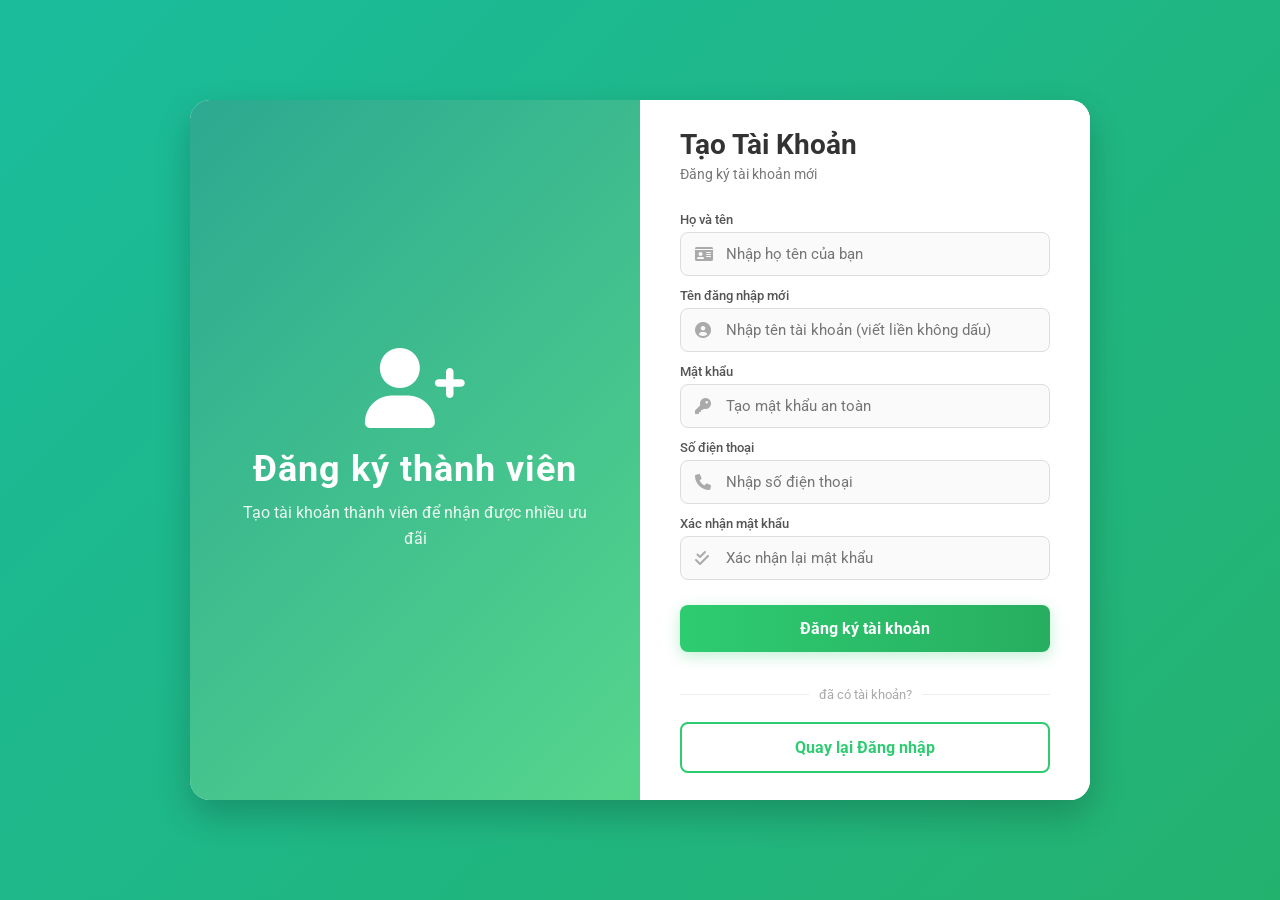
<file: frontend/html/register.html>
<!DOCTYPE html>
<html lang="vi">
<head>
    <meta charset="UTF-8">
    <meta name="viewport" content="width=device-width, initial-scale=1.0">
    <title>Đăng ký | Cửa Hàng Tiện Lợi</title>
    <link href="https://fonts.googleapis.com/css2?family=Roboto:wght@400;500;700&display=swap" rel="stylesheet">
    <link rel="stylesheet" href="https://cdnjs.cloudflare.com/ajax/libs/font-awesome/6.0.0/css/all.min.css">
    <link rel="stylesheet" href="/frontend/css/login.css">
</head>
<body>

    <div class="split-screen">
        
        <div class="left-pane">
            <i class="fas fa-user-plus main-icon"></i>
            <h1>Đăng ký thành viên</h1>
            <p>Tạo tài khoản thành viên để nhận được nhiều ưu đãi</p>
        </div>

        <div class="right-pane">
            <div class="login-container">
                <div class="login-header">
                    <h2>Tạo Tài Khoản</h2>
                    <p>Đăng ký tài khoản  mới</p>
                </div>

                <div id="messageBox" class="message-box" style="display: none;"></div>
                <form id="registerForm">
                    <div class="input-group">
                        <label for="reg-tenkh">Họ và tên</label>
                        <div class="input-with-icon">
                            <i class="fas fa-id-card icon"></i>
                            <input type="text" id="reg-tenkh" required placeholder="Nhập họ tên của bạn">
                        </div>
                    </div>
                    <div class="input-group">
                        <label for="reg-username">Tên đăng nhập mới</label>
                        <div class="input-with-icon">
                            <i class="fas fa-user-circle icon"></i>
                            <input type="text" id="reg-username" required placeholder="Nhập tên tài khoản (viết liền không dấu)">
                        </div>
                    </div>
                    
                    <div class="input-group">
                        <label for="reg-password">Mật khẩu</label>
                        <div class="input-with-icon">
                            <i class="fas fa-key icon"></i>
                            <input type="password" id="reg-password" required placeholder="Tạo mật khẩu an toàn">
                        </div>
                    </div>
                    <div class="input-group">
                        <label for="reg-phone">Số điện thoại</label>
                        <div class="input-with-icon">
                            <i class="fas fa-phone icon"></i>
                            <input type="text" id="reg-phone" required placeholder="Nhập số điện thoại">
                        </div>
                    </div>

                    <div class="input-group" style="margin-bottom: 25px;">
                        <label for="reg-confirm-password">Xác nhận mật khẩu</label>
                        <div class="input-with-icon">
                            <i class="fas fa-check-double icon"></i>
                            <input type="password" id="reg-confirm-password" required placeholder="Xác nhận lại mật khẩu">
                        </div>
                    </div>

                    <button type="submit" id="registerBtn">Đăng ký tài khoản</button>

                    <div class="divider">
                        <span>đã có tài khoản?</span>
                    </div>

                    <button type="button" class="btn-secondary" onclick="window.location.href='login.html'">
                        Quay lại Đăng nhập
                    </button>
                </form>
            </div>
        </div>
    </div>
    <script src="/frontend/js/register.js" defer></script>
    </body>
</html>
</file>
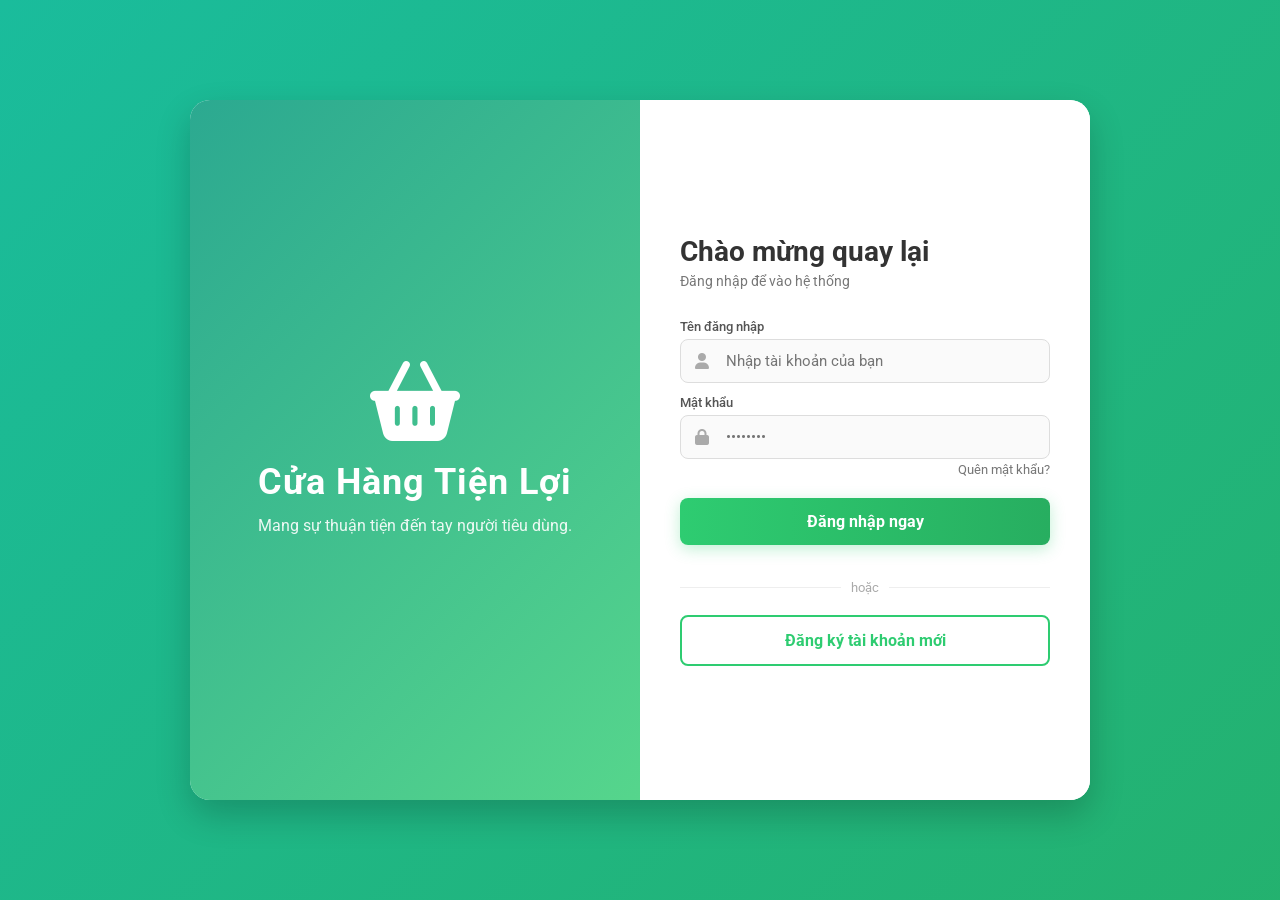
<file: frontend/html/thong-tin-tai-khoan.html>
<!DOCTYPE html>
<html lang="vi">
<head>
    <meta charset="UTF-8">
    <meta name="viewport" content="width=device-width, initial-scale=1.0">
    <title>Tài khoản của tôi - Cửa Hàng Tiện Lợi</title>
    <link rel="stylesheet" href="https://cdnjs.cloudflare.com/ajax/libs/font-awesome/6.0.0/css/all.min.css">
    <link rel="stylesheet" href="../css/trang-mua-sam.css">
    <style>
        .profile-container { max-width: 1000px; margin: 30px auto; padding: 0 20px; }
        /* Phần thông tin cá nhân */
        .info-card { background: white; border-radius: 12px; padding: 25px; box-shadow: 0 4px 15px rgba(0,0,0,0.08); display: flex; gap: 30px; align-items: center; margin-bottom: 30px; border-left: 5px solid #27ae60; }
        .avatar-circle { width: 100px; height: 100px; background: #e8f5e9; color: #27ae60; border-radius: 50%; display: flex; align-items: center; justify-content: center; font-size: 40px; }
        .user-details h2 { margin: 0 0 10px 0; color: #2c3e50; }
        .detail-grid { display: grid; grid-template-columns: 1fr 1fr; gap: 15px; }
        .detail-item { font-size: 0.95rem; color: #666; }
        .detail-item strong { color: #333; }
        .points-badge { background: #f1c40f; color: #fff; padding: 5px 15px; border-radius: 20px; font-weight: bold; display: inline-block; margin-top: 10px; }

        /* Phần lịch sử đơn hàng */
        .history-section h3 { border-bottom: 2px solid #eee; padding-bottom: 10px; margin-bottom: 20px; }
        .order-card { background: #fff; border-radius: 8px; border: 1px solid #eee; margin-bottom: 15px; }
        .order-header { background: #f9f9f9; padding: 12px 20px; display: flex; justify-content: space-between; border-bottom: 1px solid #eee; }
        .order-body { padding: 15px 20px; }
        .order-item { display: flex; justify-content: space-between; font-size: 0.9rem; padding: 5px 0; color: #555; }
        .order-footer { padding: 12px 20px; text-align: right; border-top: 1px solid #f5f5f5; font-weight: bold; color: #e74c3c; }
    </style>
</head>
<body>
    <header class="main-header">
        <div class="header-content container">
            <div class="logo-area"><i class="fas fa-store logo-icon"></i><span class="logo-text">Cửa Hàng</span></div>
            <nav class="main-nav"><a href="trang-mua-sam.html" class="nav-item">Quay lại mua hàng</a></nav>
            <div class="user-actions">
                <button class="user-btn" onclick="logout()"><i class="fas fa-sign-out-alt"></i> Đăng xuất</button>
            </div>
        </div>
    </header>

    <div class="profile-container">
        <div class="info-card">
            <div class="avatar-circle"><i class="fas fa-user"></i></div>
            <div class="user-details">
                <h2 id="display-tenKhachHang">Đang tải...</h2>
                <div class="detail-grid">
                    <div class="detail-item"><strong>Tên đăng nhập:</strong> <span id="display-tenDangNhap">...</span></div>
                    <div class="detail-item"><strong>Số điện thoại:</strong> <span id="display-soDienThoai">...</span></div>
                </div>
                <div class="points-badge"><i class="fas fa-coins"></i> Điểm tích lũy: <span id="display-diemTichLuy">0</span></div>
            </div>
        </div>

        <div class="history-section">
            <h3><i class="fas fa-history"></i> Lịch sử mua hàng</h3>
            <div id="order-history-list">
                <p>Đang tải lịch sử đơn hàng...</p>
            </div>
        </div>
    </div>

    <script src="/frontend/js/auth.js"></script>
    <script src="/frontend/js/thong-tin-tai-khoan.js"></script>
</body>
</html>
</file>
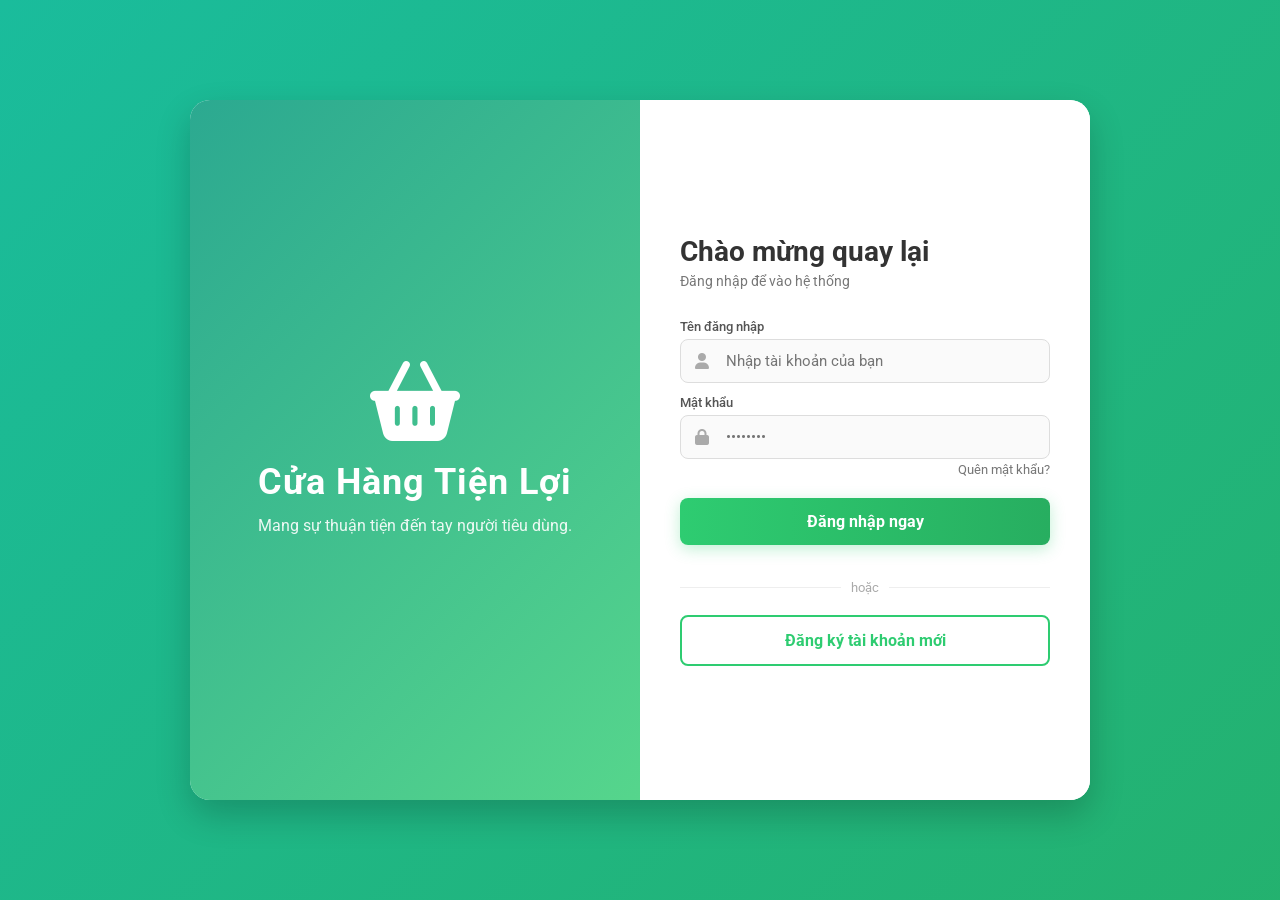
<file: frontend/html/trang-mua-sam.html>
<!DOCTYPE html>
<html lang="vi">

<head>
    <meta charset="UTF-8">
    <meta name="viewport" content="width=device-width, initial-scale=1.0">
    <title>Cửa Hàng Tiện Lợi - Trang Mua Sắm</title>
    <link rel="stylesheet" href="../css/trang-mua-sam.css">
    <script src="../js/auth.js"></script>
    <script src="../js/trang-mua-sam.js"></script>
    <link rel="stylesheet" href="https://cdnjs.cloudflare.com/ajax/libs/font-awesome/6.0.0/css/all.min.css">
</head>

<body>

    <header class="main-header">
        <div class="header-content container">
            <div class="logo-area">
                <i class="fas fa-store logo-icon"></i>
                <span class="logo-text">Cửa Hàng Tiện Lợi</span>
            </div>
            <nav class="main-nav">
                <a href="#" class="nav-item active">Trang Chủ</a>

            </nav>
            <div class="search-bar-container">
                <input type="text" id="searchInput" placeholder="Tìm kiếm sản phẩm...">
                <button type="button"><i class="fas fa-search"></i></button>
            </div>
            <div class="user-actions">
                <div class="cart-btn" onclick="window.location.href='gio-hang.html'" style="cursor: pointer;">
                    <i class="fas fa-shopping-cart"></i> Giỏ hàng <span class="cart-count">0</span>
                </div>
                <div class="user-dropdown">
                    <button class="user-btn">
                        <i class="fas fa-user-circle"></i> <span id="user-name-display">khach</span> <i
                            class="fas fa-caret-down"></i>
                    </button>
                    <div class="dropdown-content" id="user-menu">
                        <a href="thong-tin-tai-khoan.html">Thông tin tài khoản</a>
                        <a href="#" onclick="logout()">Đăng xuất</a>
                    </div>
                </div>
            </div>
        </div>
    </header>

    <main class="container">
        <section class="banner-section">
            <div class="banner-box">
                <div class="banner-text">
                    <h1>Ưu đãi mùa hè rực rỡ!</h1>
                    <p>Mua sắm trực tuyến nhanh chóng, tiện lợi. Nhận ngay 10 điểm thưởng cho mỗi đơn hàng.</p>
                </div>
                <div class="banner-icon-area">
                    <div class="tag-icon"></div>
                </div>
            </div>
        </section>

        <section class="content-layout">
            <aside class="sidebar">
                <div class="category-box">
                    <i class="fas fa-list sidebar-icon"></i> Danh Mục Sản Phẩm
                    <div class="list-group mt-2" id="listLoaiSP">
                        <p class="text-muted p-2">Đang tải...</p>
                    </div>
                </div>
            </aside>
            <div style="flex-grow: 1; display: flex; flex-direction: column;">
                <section class="product-grid-area" id="product-grid">
                </section>
                <div id="pagination-container" class="pagination-area">
                </div>
            </div>
        </section>
    </main>

    <div id="productDetailModal" class="modal">
        <div class="modal-content">
            <span class="close-modal-btn" onclick="closeProductModal()">&times;</span>

            <div class="modal-body-layout">
                <div class="modal-img-area" id="modal-img-container">
                    <div class="product-img-placeholder large"></div>
                </div>

                <div class="modal-info-area">
                    <h2 id="modal-product-name" class="modal-title">Tên Sản Phẩm</h2>
                    <p id="modal-product-code" class="modal-code">Mã SP: ...</p>
                    <p id="modal-product-price" class="modal-price">0 đ</p>

                    <div class="modal-stock-info">
                        Trạng thái: <span id="modal-stock-status" class="stock-status">Đang kiểm tra...</span>
                    </div>

                    <div class="modal-purchase-controls">
                        <label for="purchase-quantity">Số lượng:</label>
                        <div class="quantity-input-group">
                            <button type="button" class="qty-btn" onclick="adjustQuantity(-1)">-</button>
                            <input type="number" id="purchase-quantity" value="1" min="1">
                            <button type="button" class="qty-btn" onclick="adjustQuantity(1)">+</button>
                        </div>
                    </div>

                    <p id="modal-error-msg" class="error-message" style="display: none;"></p>

                    <button id="add-to-cart-action-btn" class="modal-add-to-cart-btn"
                        onclick="handleAddToCartFromModal()">
                        <i class="fas fa-cart-plus"></i> Thêm vào giỏ hàng
                    </button>
                </div>
            </div>
        </div>
    </div>

    
</body>

</html>
</file>
<file: frontend/css/dashboard.css>
/* =========================================
   1. ROOT VARIABLES & CẤU HÌNH CƠ BẢN
   ========================================= */
:root {
    --primary-green: #2ecc71; 
    --dark-green: #27ae60;
    --background-light: #f4f6f9;
}

body {
    font-family: 'Segoe UI', Tahoma, Geneva, Verdana, sans-serif;
    background-color: var(--background-light);
    margin: 0; padding: 0; display: flex; min-height: 100vh;
}

/* =========================================
   2. THANH ĐIỀU HƯỚNG BÊN TRÁI (SIDEBAR)
   ========================================= */
#sidebar {
    width: 260px;
    background: linear-gradient(180deg, var(--primary-green), var(--dark-green));
    color: white; padding: 1.5rem; display: flex; flex-direction: column;
    flex-shrink: 0; box-shadow: 4px 0 10px rgba(0,0,0,0.1);
}
#sidebar .logo-area { text-align: center; margin-bottom: 2rem; border-bottom: 1px solid rgba(255,255,255,0.2); padding-bottom: 1rem; }
#sidebar .logo-area i { font-size: 2.5rem; margin-bottom: 0.5rem; }
#sidebar .logo-area h3 { font-size: 1.2rem; font-weight: bold; margin: 0; }
#sidebar .nav-link {
    color: rgba(255,255,255,0.8); padding: 0.8rem 1rem; margin-bottom: 0.5rem;
    border-radius: 8px; display: flex; align-items: center; text-decoration: none; transition: all 0.3s ease;
}
#sidebar .nav-link i { margin-right: 1rem; width: 20px; text-align: center; }
#sidebar .nav-link:hover { background-color: rgba(255,255,255,0.1); color: white; }
#sidebar .nav-link.active { background-color: white; color: var(--primary-green); font-weight: bold; }
#sidebar .user-area { margin-top: auto; padding-top: 1rem; border-top: 1px solid rgba(255,255,255,0.2); text-align: center; }

/* =========================================
   3. KHU VỰC NỘI DUNG CHÍNH (MAIN CONTENT)
   ========================================= */
#main-content { flex-grow: 1; padding: 2rem; overflow-y: auto; }

/* 3.1 THẺ THỐNG KÊ (STAT CARDS) */
.stat-card {
    background-color: white; padding: 1.5rem; border-radius: 12px;
    box-shadow: 0 2px 10px rgba(0,0,0,0.05); display: flex; align-items: center;
    margin-bottom: 1.5rem; border-left: 5px solid var(--primary-green);
}
.stat-card.warning { border-left-color: #f1c40f; }
.stat-card.danger { border-left-color: #e74c3c; }
.stat-card.info { border-left-color: #3498db; }
.stat-card .icon-area {
    width: 60px; height: 60px; border-radius: 50%;
    background-color: rgba(46, 204, 113, 0.1); color: var(--primary-green);
    display: flex; align-items: center; justify-content: center;
    font-size: 1.8rem; margin-right: 1.5rem;
}
.stat-card.warning .icon-area { background-color: rgba(241, 196, 15, 0.1); color: #f1c40f; }
.stat-card.danger .icon-area { background-color: rgba(231, 76, 60, 0.1); color: #e74c3c; }
.stat-card.info .icon-area { background-color: rgba(52, 152, 219, 0.1); color: #3498db; }
.stat-card .text-area { flex-grow: 1; }
.stat-card .stat-label { color: #6c757d; font-size: 0.9rem; font-weight: 600; text-transform: uppercase;}
.stat-card .stat-value { font-size: 1.5rem; font-weight: bold; color: #2c3e50; margin-top: 5px;}

/* 3.2 KHU VỰC PANEL (BẢNG & BIỂU ĐỒ) */
.dashboard-panel {
    background-color: white; border-radius: 12px; padding: 1.5rem;
    box-shadow: 0 2px 10px rgba(0,0,0,0.05); margin-bottom: 1.5rem;
}
.panel-title {
    font-size: 1.1rem; font-weight: bold; color: #2c3e50;
    margin-bottom: 1rem; padding-bottom: 0.5rem; border-bottom: 2px solid #f4f6f9;
}
.table th { color: #6c757d; font-size: 0.9rem; border-top: none; }
.table td { vertical-align: middle; font-size: 0.95rem; }

/* 3.3 THẺ KẾT QUẢ LỌC BIỂU ĐỒ */
.filter-result-box {
    background: #e8f8f5; border: 1px dashed #1abc9c; border-radius: 8px;
    padding: 10px 15px; text-align: center; display: none; margin-bottom: 15px;
}
.filter-result-box span { font-size: 1.2rem; font-weight: bold; color: #16a085; }

/* =========================================
   4. MODAL NHẬP KHO CHUYÊN BIỆT
   ========================================= */
.modal-xl { max-width: 1200px !important; }
.modal-body .row > div { padding: 15px; }
.modal-body .border-end { border-right: 1px solid #eee !important; }
.table-dark th { background-color: #2c3e50 !important; }
.table-bordered td, .table-bordered th { border: 1px solid #dee2e6 !important; }
</file>
<file: frontend/css/login.css>
/* =========================================
   1. GIAO DIỆN MODERNSPLIT - CẤU HÌNH CƠ BẢN
   ========================================= */

/* Reset CSS */
* {
    margin: 0;
    padding: 0;
    box-sizing: border-box;
    font-family: 'Roboto', sans-serif;
}

body {
    height: 100vh;
    width: 100vw;
    display: flex;
    justify-content: center;
    align-items: center;
    /* Nền Gradient di chuyển mượt mà */
    background: linear-gradient(-45deg, #16a085, #2ecc71, #27ae60, #1abc9c);
    background-size: 400% 400%;
    animation: gradientBG 15s ease infinite;
    overflow: hidden;
}

/* Hiệu ứng nền di chuyển */
@keyframes gradientBG {
    0% { background-position: 0% 50%; }
    50% { background-position: 100% 50%; }
    100% { background-position: 0% 50%; }
}

/* =========================================
   2. BỘ KHUNG CHÍNH (SPLIT SCREEN)
   ========================================= */
.split-screen {
    display: flex;
    width: 900px;
    height: 700px;
    background: rgba(255, 255, 255, 0.95);
    border-radius: 20px;
    box-shadow: 0 15px 35px rgba(0, 0, 0, 0.2);
    overflow: hidden;
    /* Hiệu ứng entrance mượt mà */
    animation: slideIn 0.8s ease-out;
}

@keyframes slideIn {
    0% { transform: translateY(50px); opacity: 0; }
    100% { transform: translateY(0); opacity: 1; }
}

/* =========================================
   3. PHẦN BÊN TRÁI (LEFT PANE - ĐỒ HỌA/GIỚI THIỆU)
   ========================================= */
.left-pane {
    flex: 1;
    background: linear-gradient(135deg, rgba(22, 160, 133, 0.9), rgba(46, 204, 113, 0.8)), 
                url('https://images.unsplash.com/photo-1542838132-92c53300491e?q=80&w=600') no-repeat center center;
    background-size: cover;
    display: flex;
    flex-direction: column;
    justify-content: center;
    align-items: center;
    color: white;
    padding: 60px 40px;
    text-align: center;
}

.left-pane .main-icon {
    font-size: 80px;
    margin-bottom: 20px;
}

.left-pane h1 {
    font-size: 36px;
    font-weight: 700;
    margin-bottom: 10px;
    letter-spacing: 1px;
}

.left-pane p {
    font-size: 16px;
    line-height: 1.6;
    opacity: 0.9;
}

/* =========================================
   4. PHẦN BÊN PHẢI (RIGHT PANE - CHỨA FORM BỘ ĐĂNG NHẬP)
   ========================================= */
.right-pane {
    flex: 1;
    display: flex;
    justify-content: center;
    align-items: center;
    padding: 40px;
    background-color: white;
  
}

.login-container {
    width: 100%;
}

.login-header {
    margin-bottom: 30px;
    text-align: left;
}

.login-header h2 {
    color: #333;
    font-size: 28px;
    font-weight: 700;
}

.login-header p {
    color: #777;
    font-size: 14px;
    margin-top: 5px;
}

/* =========================================
   5. STYLE CHO Ô NHẬP LIỆU (INPUT CÓ ICON)
   ========================================= */
.input-group {
    margin-bottom: 12px;
}

.input-group label {
    display: block;
    margin-bottom: 5px;
    color: #555;
    font-weight: 500;
    font-size: 13px;
}

.input-with-icon {
    position: relative;
}

/* Icon nằm bên trái ô input */
.input-with-icon .icon {
    position: absolute;
    left: 15px;
    top: 50%;
    transform: translateY(-50%);
    color: #aaa;
    font-size: 16px;
    transition: color 0.3s;
}

.input-with-icon input {
    width: 100%;
    padding: 12px 15px 12px 45px; /* Thêm padding-left để chừa chỗ cho icon */
    border: 1px solid #ddd;
    border-radius: 8px;
    font-size: 15px;
    background-color: #fafafa;
    transition: all 0.3s ease;
}

.input-with-icon input:focus {
    outline: none;
    border-color: #2ecc71;
    background-color: white;
    box-shadow: 0 0 0 3px rgba(46, 204, 113, 0.1);
}

/* Khi ô input được click chuột -> Đổi màu icon */
.input-with-icon input:focus + .icon {
    color: #2ecc71;
}

/* =========================================
   6. STYLE NÚT BẤM (BUTTONS)
   ========================================= */
button {
    width: 100%;
    padding: 14px;
    color: white;
    border: none;
    border-radius: 8px;
    font-size: 16px;
    font-weight: 700;
    cursor: pointer;
    transition: all 0.3s ease;
    margin-bottom: 15px;
}

#loginBtn, #registerBtn {
    background: linear-gradient(to right, #2ecc71, #27ae60);
    box-shadow: 0 4px 15px rgba(46, 204, 113, 0.3);
}

button:hover {
    transform: translateY(-2px); /* Bay nhẹ lên khi rê chuột */
    box-shadow: 0 6px 20px rgba(46, 204, 113, 0.4);
}

button:active {
    transform: translateY(1px); /* Lún xuống khi bấm */
}

/* Nút phụ nền trắng viền xanh */
.btn-secondary {
    background-color: #fff;
    color: #2ecc71;
    border: 2px solid #2ecc71;
    margin-bottom: 0;
}

.btn-secondary:hover {
    background-color: #f0fdf4;
    color: #27ae60;
    border-color: #27ae60;
    box-shadow: none;
}

/* =========================================
   7. THÀNH PHẦN PHỤ & THÔNG BÁO CHỮ (ALERTS/DIVIDER)
   ========================================= */
.forgot-password {
    text-align: right;
    margin-top: -10px;
    margin-bottom: 20px;
}

.forgot-password a {
    color: #777;
    font-size: 13px;
    text-decoration: none;
    transition: color 0.3s;
}

.forgot-password a:hover {
    color: #2ecc71;
    text-decoration: underline;
}

.divider {
    display: flex;
    align-items: center;
    text-align: center;
    margin: 20px 0;
    color: #aaa;
    font-size: 13px;
}

.divider::before, .divider::after {
    content: '';
    flex: 1;
    border-bottom: 1px solid #eee;
}

.divider span {
    padding: 0 10px;
}

/* Hộp thông báo lỗi */
.message-box {
    padding: 12px;
    margin-bottom: 20px;
    border-radius: 8px;
    font-size: 14px;
    text-align: center;
    border: 1px solid;
}

.message-error { background-color: #fee2e2; color: #dc2626; border-color: #f87171; }
.message-success { background-color: #dcfce3; color: #16a34a; border-color: #86efac; }
</file>
<file: frontend/css/trang-mua-sam.css>
/* =========================================
   1. CẤU HÌNH CHUNG (VARIABLES & RESET)
   ========================================= */
:root {
    --primary-green: #27ae60;
    --hover-green: #219150;
    --bg-light: #f8f9fa;
    --white: #ffffff;
    --text-main: #333;
    --text-gray: #777;
    --border-color: #ddd;
    --shadow: 0 4px 12px rgba(0, 0, 0, 0.15);
}

* {
    margin: 0;
    padding: 0;
    box-sizing: border-box;
    font-family: 'Segoe UI', Tahoma, Geneva, Verdana, sans-serif;
}

body {
    background-color: var(--bg-light);
    color: var(--text-main);
    line-height: 1.6;
    background-image: radial-gradient(rgba(46, 204, 113, 0.15) 1.5px, transparent 1.5px);
    background-size: 25px 25px; /* Khoảng cách giữa các chấm */
    background-color: var(--bg-body);
    font-family: 'Segoe UI', Roboto, Helvetica, Arial, sans-serif;
    color: var(--text-dark);
    background-image: 
        radial-gradient(circle at 10% 10%, rgba(46, 204, 113, 0.05) 0%, transparent 40%),
        radial-gradient(circle at 90% 90%, rgba(46, 204, 113, 0.05) 0%, transparent 40%);
    background-attachment: fixed; 
}

.container {
    max-width: 1200px;
    margin: 0 auto;
    padding: 0 15px;
}

/* =========================================
   2. HEADER & NAVIGATION
   ========================================= */
.main-header {
    background: var(--white);
    box-shadow: 0 2px 5px rgba(0,0,0,0.08);
    padding: 12px 0;
    position: sticky;
    top: 0;
    z-index: 1000;
}

.header-content {
    display: flex;
    /*justify-content: space-between;*/
    justify-content: flex-start;      /* Căn tất cả về bên trái */
    align-items: center;
}

.logo-area {
    display: flex;
    align-items: center;
    font-weight: bold;
    font-size: 1.2rem;
}

.logo-icon {
    font-size: 1.5rem;
    margin-right: 10px;
}

.main-nav {
    display: flex;
    gap: 25px;
    margin-left: 50px; /* Tạo một khoảng cách vừa phải giữa Logo và Menu */
}

.nav-item {
    text-decoration: none;
    color: #555;
    font-weight: 500;
    font-size: 14px;
    transition: 0.3s;
}

.nav-item.active, .nav-item:hover {
    color: var(--primary-green);
}

/* =========================================
   3. USER DROPDOWN (CƠ CHẾ NHẤN ĐỂ HIỆN - NO JS)
   ========================================= */
.user-actions {
    display: flex;
    gap: 15px;
    align-items: center;
    margin-left: auto; /* Đẩy khối Giỏ hàng/User về sát lề bên phải */
}

.user-dropdown {
    position: relative;
}

/* Nút bấm (thực chất là label) */
.user-btn {
    background-color: var(--primary-green);
    color: white;
    padding: 8px 18px;
    border-radius: 25px;
    cursor: pointer; /* Hiện bàn tay khi di chuột */
    display: flex;
    align-items: center;
    gap: 8px;
    font-weight: 500;
    font-size: 14px;
    user-select: none; /* Ngăn bôi đen khi click nhanh */
    transition: background 0.2s;
}

.user-btn:hover {
    background-color: var(--hover-green);
}

/* Menu nội dung */
.dropdown-content {
    display: none; /* Mặc định ẩn */
    position: absolute;
    right: 0;
    top: 130%; /* Cách nút một khoảng nhỏ */
    background-color: var(--white);
    min-width: 180px;
    box-shadow: var(--shadow);
    z-index: 1100;
    border-radius: 8px;
    border: 1px solid #eee;
    overflow: hidden;
}

/* PHÉP THUẬT: Khi Checkbox được tích thì hiện Menu đứng sau nó */
#menu-toggle:checked ~ .dropdown-content {
    display: block;
    animation: fadeIn 0.2s ease-out;
}

.dropdown-content a {
    color: var(--text-main);
    padding: 12px 16px;
    text-decoration: none;
    display: block;
    font-size: 14px;
    border-bottom: 1px solid #f9f9f9;
}

.dropdown-content a:hover {
    background-color: #f1f1f1;
    color: var(--primary-green);
}

.dropdown-content a:last-child {
    border-bottom: none;
}

/* =========================================
   4. BANNER KHUYẾN MÃI
   ========================================= */
.banner-section { margin: 30px 0; }
.banner-box {
    background-color: #d4f4e7;
    border-radius: 12px;
    padding: 45px;
    display: flex;
    justify-content: space-between;
    align-items: center;
}
.banner-text h1 { color: var(--primary-green); font-size: 2.2rem; margin-bottom: 10px; }
.banner-text p { color: #666; max-width: 450px; }


/* =========================================
   5. BỐ CỤC CHÍNH & CARD SẢN PHẨM (SỬA LẠI ĐỂ GIỐNG ẢNH)
   ========================================= */
.content-layout {
    display: flex;
    gap: 25px;
    margin-top: 30px;
    margin-bottom: 60px;
}

.sidebar {
    flex: 0 0 280px;
}

.category-box {
    background: #f9f9f9;
    padding: 15px;
    border-radius: 4px;
    border: 1px solid #eee;
    font-weight: 600;
    color: #444;
}
/* Tìm và thêm đoạn này bên dưới .category-box */
#listLoaiSP {
    display: flex;
    flex-direction: column; /* Ép các mục con xếp theo hàng dọc */
    margin-top: 10px;
    gap: 5px;               /* Khoảng cách giữa các dòng */
}

#listLoaiSP a {
    display: block;         /* Biến thẻ link thành một khối để tự động xuống dòng */
    padding: 10px 15px;
    text-decoration: none;
    color: #555;
    border-radius: 4px;
    transition: 0.3s;
    font-size: 14px;
}

#listLoaiSP a:hover {
    background-color: #e8f5e9;
    color: var(--primary-green);
}

#listLoaiSP a.active {
    background-color: var(--primary-green);
    color: white !important;
    font-weight: 600;
}
/* Chia lưới đúng 3 cột như ảnh mẫu */
.product-grid-area {
    flex: 1;
    display: grid;
    grid-template-columns: repeat(3, 1fr); /* Ép hiển thị 3 cột */
    gap: 15px;
}

/* Style cho từng ô sản phẩm */
.product-card {
    background: var(--white);
    border: 1px solid #eee;
    border-radius: 5px;
    padding: 15px;
    cursor: pointer;
    transition: 0.2s;
    display: flex;
    flex-direction: column;
    position: relative;
}

.product-card:hover {
    box-shadow: 0 2px 10px rgba(0,0,0,0.1);
}

/* Phần ảnh trong Card */
.product-img-container {
    width: 100%;
    height: 140px;
    margin-bottom: 15px;
    overflow: hidden;
}

.product-img-container img {
    width: 100%;
    height: 100%;
    object-fit: contain; /* Để ảnh không bị méo */
}

.product-name {
    font-size: 15px;
    font-weight: 700;
    color: #333;
    margin-bottom: 5px;
    line-height: 1.3;
}

.product-code {
    font-size: 13px;
    color: #888;
    margin-bottom: 15px;
}

.product-price-row {
    display: flex;
    justify-content: space-between;
    align-items: center;
    margin-top: auto;
}

.product-price {
    color: var(--primary-green);
    font-weight: 800;
    font-size: 16px;
}

.quick-add-icon {
    color: #555;
    font-size: 14px;
}

/* =========================================
   6. MODAL CHI TIẾT (MỞ TO SẢN PHẨM)
   ========================================= */
.modal {
    display: none; /* Mặc định ẩn */
    position: fixed;
    z-index: 2000;
    left: 0;
    top: 0;
    width: 100%;
    height: 100%;
    background-color: rgba(0,0,0,0.6);
    justify-content: center;
    align-items: center;
}

.modal-content {
    background-color: #fff;
    padding: 30px;
    border-radius: 12px;
    width: 90%;
    max-width: 800px;
    position: relative;
    animation: zoomIn 0.3s ease;
}

@keyframes zoomIn {
    from { transform: scale(0.8); opacity: 0; }
    to { transform: scale(1); opacity: 1; }
}

.close-modal-btn {
    position: absolute;
    right: 20px;
    top: 15px;
    font-size: 28px;
    cursor: pointer;
    color: #999;
}

.modal-body-layout {
    display: grid;
    grid-template-columns: 1fr 1fr;
    gap: 30px;
}

.modal-img-area {
    background: #f9f9f9;
    border-radius: 8px;
    display: flex;
    align-items: center;
    justify-content: center;
    min-height: 300px;
}

.modal-title { font-size: 24px; color: #333; margin-bottom: 10px; }
.modal-price { font-size: 22px; color: var(--primary-green); font-weight: 800; margin: 15px 0; }

.quantity-input-group {
    display: flex;
    align-items: center;
    gap: 10px;
    margin: 20px 0;
}

.qty-btn {
    width: 35px;
    height: 35px;
    border: 1px solid #ddd;
    background: #fff;
    cursor: pointer;
    border-radius: 4px;
}

#purchase-quantity {
    width: 60px;
    height: 35px;
    text-align: center;
    border: 1px solid #ddd;
}

.modal-add-to-cart-btn {
    width: 100%;
    padding: 15px;
    background: var(--primary-green);
    color: #fff;
    border: none;
    border-radius: 6px;
    font-weight: bold;
    cursor: pointer;
    font-size: 16px;
    transition: 0.3s;
}

.modal-add-to-cart-btn:hover {
    background: var(--hover-green);
}

.modal-add-to-cart-btn:disabled {
    background: #ccc;
    cursor: not-allowed;
}
/* =========================================
   6. ANIMATIONS
   ========================================= */
@keyframes fadeIn {
    from { opacity: 0; transform: translateY(-10px); }
    to { opacity: 1; transform: translateY(0); }
}
.product-card {
    transition: transform 0.3s ease, box-shadow 0.3s ease;
    cursor: pointer;
}

.product-card:hover {
    transform: translateY(-8px); /* Nảy lên 8 pixel */
    box-shadow: 0 12px 24px rgba(46, 204, 113, 0.2); /* Đổ bóng màu xanh lá nhạt */
}

/* Nút giỏ hàng đổi màu khi hover */
.product-card:hover .fa-shopping-cart {
    color: #27ae60;
    transform: scale(1.2);
    transition: 0.2s;
}
/* =========================================
   8. CSS CHO THANH TÌM KIẾM 
   ========================================= */
.search-bar-container {
    display: flex;
    align-items: center;
    background-color: #f1f3f4;
    border-radius: 20px;
    padding: 2px 15px;
    margin: 0 20px;
    flex-grow: 1; /* Cho nó giãn ra chiếm khoảng trống ở giữa */
    max-width: 400px;
}

.search-bar-container input {
    border: none;
    background: transparent;
    outline: none;
    padding: 8px 5px;
    width: 100%;
    font-size: 0.95rem;
}

.search-bar-container button {
    border: none;
    background: transparent;
    color: #27ae60;
    cursor: pointer;
    font-size: 1.1rem;
}
/* =========================================
   9. CSS PHÂN TRANG (PAGINATION)
   ========================================= */
.pagination-area {
    display: flex;
    justify-content: center;
    align-items: center;
    gap: 8px;
    margin-top: 30px;
    margin-bottom: 50px;
    width: 100%;
}
.page-btn {
    padding: 8px 15px;
    border: 1px solid #27ae60;
    background-color: white;
    color: #27ae60;
    border-radius: 5px;
    cursor: pointer;
    font-weight: bold;
    transition: all 0.3s ease;
}
.page-btn:hover {
    background-color: #e8f5e9;
}
.page-btn.active {
    background-color: #27ae60;
    color: white;
}
.page-btn:disabled {
    border-color: #ccc;
    color: #ccc;
    cursor: not-allowed;
    background-color: #f9f9f9;
}
</file>
<file: frontend/css/gio-hang.css>
/* =========================================
   1. CART CONTAINER & HEADER
   ========================================= */
.cart-container {
    max-width: 1200px;
    margin: 30px auto;
    background: white;
    border-radius: 12px;
    padding: 20px;
    box-shadow: 0 2px 10px rgba(0,0,0,0.05);
}

.cart-header {
    margin-bottom: 20px;
    padding-bottom: 10px;
    border-bottom: 2px solid #f0f0f0;
}

.cart-header h2 {
    font-size: 1.5rem;
    color: #333;
}

.cart-layout {
    display: flex;
    gap: 30px;
    flex-wrap: wrap;
    align-items: flex-start;
}

.cart-table-wrapper {
    flex: 2.5;
    min-width: 0;
    overflow-x: auto;
}

.order-summary-wrapper {
    flex: 1;
    min-width: 260px;
}

/* =========================================
   2. CART TABLE & ITEMS
   ========================================= */
.cart-table {
    width: 100%;
    border-collapse: collapse;
    background: white;
}

.cart-table th,
.cart-table td {
    padding: 15px 10px;
    text-align: center;
    border-bottom: 1px solid #eee;
    vertical-align: middle;
}

.cart-table th {
    background-color: #f8f9fa;
    font-weight: 600;
    color: #555;
}

.cart-table .product-info {
    text-align: left;
}

.product-name {
    font-weight: 600;
    color: #333;
}

.product-code {
    font-size: 12px;
    color: #888;
    margin-top: 4px;
}

.product-stock {
    font-size: 11px;
    color: #e67e22;
    margin-top: 4px;
}

/* =========================================
   3. QUANTITY CONTROL & ITEM BUTTONS
   ========================================= */
.quantity-control {
    display: flex;
    align-items: center;
    justify-content: center;
    gap: 5px;
}

.qty-decr,
.qty-incr {
    width: 30px;
    height: 30px;
    border: 1px solid #ddd;
    background: #f8f9fa;
    cursor: pointer;
    border-radius: 4px;
    font-weight: bold;
}

.qty-decr:hover,
.qty-incr:hover {
    background: #e9ecef;
}

.quantity-input {
    width: 60px;
    text-align: center;
    border: 1px solid #ddd;
    border-radius: 4px;
    padding: 5px;
}

.btn-remove {
    padding: 5px 10px;
    border: none;
    border-radius: 4px;
    cursor: pointer;
    font-size: 13px;
    background-color: #e74c3c;
    color: white;
}

.btn-remove:hover {
    background-color: #c0392b;
}

/* =========================================
   4. ORDER SUMMARY (BẢNG TÓM TẮT ĐƠN HÀNG)
   ========================================= */
.order-summary {
    background: #f9f9f9;
    padding: 20px;
    border-radius: 8px;
    position: sticky;
    top: 20px;
}

.summary-row {
    display: flex;
    justify-content: space-between;
    margin-bottom: 12px;
    font-size: 15px;
}

.summary-row.total {
    font-size: 20px;
    font-weight: bold;
    border-top: 1px solid #ddd;
    padding-top: 12px;
    margin-top: 8px;
    color: #e67e22;
}

.checkout-btn {
    width: 100%;
    background: #2ecc71;
    color: white;
    border: none;
    padding: 14px;
    font-size: 16px;
    font-weight: bold;
    border-radius: 6px;
    cursor: pointer;
    margin-top: 15px;
    transition: 0.3s;
}

.checkout-btn:hover {
    background: #27ae60;
}

.checkout-btn:disabled {
    background: #ccc;
    cursor: not-allowed;
    opacity: 0.6;
}

/* =========================================
   5. EMPTY CART STATE (TRẠNG THÁI GIỎ HÀNG TRỐNG)
   ========================================= */
.empty-cart {
    text-align: center;
    padding: 60px;
    color: #777;
}

.empty-cart i {
    font-size: 60px;
    margin-bottom: 15px;
    color: #ccc;
}

.empty-cart a {
    color: #2ecc71;
    text-decoration: none;
}

/* =========================================
   6. MISC COMPONENTS (TOOLBAR & CHECKBOX)
   ========================================= */
.cart-toolbar {
    margin-top: 15px;
    padding: 10px 0;
    display: flex;
    justify-content: flex-end;
    border-top: 1px solid #eee;
}

.btn-sm {
    padding: 6px 12px;
    font-size: 13px;
}

.btn-danger {
    background-color: #dc3545;
    color: white;
    border: none;
    border-radius: 4px;
    cursor: pointer;
}

.btn-danger:hover {
    background-color: #c82333;
}

.cart-table th input[type="checkbox"] {
    width: 18px;
    height: 18px;
    cursor: pointer;
    margin: 0;
}

.cart-table td input[type="checkbox"] {
    width: 18px;
    height: 18px;
    cursor: pointer;
}

.don-gia, .thanh-tien {
    text-align: right !important;
}

/* =========================================
   7. RESPONSIVE DESIGN (CHO MOBILE)
   ========================================= */
@media (max-width: 768px) {
    .cart-layout {
        flex-direction: column;
    }

    .cart-table th,
    .cart-table td {
        padding: 8px 5px;
        font-size: 12px;
    }

    .order-summary-wrapper {
        width: 100%;
    }

    .quantity-input {
        width: 45px;
    }

    .qty-decr, .qty-incr {
        width: 25px;
        height: 25px;
    }
}
</file>
<file: frontend/css/mua-sap.css>
/* =========================================
   1. CẤU HÌNH CHUNG (VARIABLES & RESET)
   ========================================= */
:root {
    --primary-green: #27ae60;
    --hover-green: #219150;
    --bg-light: #f8f9fa;
    --white: #ffffff;
    --text-main: #333;
    --text-gray: #777;
    --border-color: #ddd;
    --shadow: 0 4px 12px rgba(0, 0, 0, 0.15);
}

* {
    margin: 0;
    padding: 0;
    box-sizing: border-box;
    font-family: 'Segoe UI', Tahoma, Geneva, Verdana, sans-serif;
}

body {
    background-color: var(--bg-light);
    color: var(--text-main);
    line-height: 1.6;
}

.container {
    max-width: 1200px;
    margin: 0 auto;
    padding: 0 15px;
}

/* =========================================
   2. HEADER & NAVIGATION
   ========================================= */
.main-header {
    background: var(--white);
    box-shadow: 0 2px 5px rgba(0,0,0,0.08);
    padding: 12px 0;
    position: sticky;
    top: 0;
    z-index: 1000;
}

.header-content {
    display: flex;
    /*justify-content: space-between;*/
    justify-content: flex-start;      /* Căn tất cả về bên trái */
    align-items: center;
}

.logo-area {
    display: flex;
    align-items: center;
    font-weight: bold;
    font-size: 1.2rem;
}

.logo-icon {
    font-size: 1.5rem;
    margin-right: 10px;
}

.main-nav {
    display: flex;
    gap: 25px;
    margin-left: 50px; /* Tạo một khoảng cách vừa phải giữa Logo và Menu */
}

.nav-item {
    text-decoration: none;
    color: #555;
    font-weight: 500;
    font-size: 14px;
    transition: 0.3s;
}

.nav-item.active, .nav-item:hover {
    color: var(--primary-green);
}

/* =========================================
   3. USER DROPDOWN (CƠ CHẾ NHẤN ĐỂ HIỆN - NO JS)
   ========================================= */
.user-actions {
    display: flex;
    gap: 15px;
    align-items: center;
    margin-left: auto; /* Đẩy khối Giỏ hàng/User về sát lề bên phải */
}

.cart-link {
    text-decoration: none;
    color: #e67e22 !important;
    font-weight: bold;
}
.cart-link i {
    margin-right: 8px;
}
.cart-link:hover {
    color: #d35400 !important;
}

.user-dropdown {
    position: relative;
}

/* Nút bấm (thực chất là label) */
.user-btn {
    background-color: var(--primary-green);
    color: white;
    padding: 8px 18px;
    border-radius: 25px;
    cursor: pointer; /* Hiện bàn tay khi di chuột */
    display: flex;
    align-items: center;
    gap: 8px;
    font-weight: 500;
    font-size: 14px;
    user-select: none; /* Ngăn bôi đen khi click nhanh */
    transition: background 0.2s;
}

.user-btn:hover {
    background-color: var(--hover-green);
}

/* Menu nội dung */
.dropdown-content {
    display: none; /* Mặc định ẩn */
    position: absolute;
    right: 0;
    top: 130%; /* Cách nút một khoảng nhỏ */
    background-color: var(--white);
    min-width: 180px;
    box-shadow: var(--shadow);
    z-index: 1100;
    border-radius: 8px;
    border: 1px solid #eee;
    overflow: hidden;
}

/* PHÉP THUẬT: Khi Checkbox được tích thì hiện Menu đứng sau nó */
#menu-toggle:checked ~ .dropdown-content {
    display: block;
    animation: fadeIn 0.2s ease-out;
}

.dropdown-content a {
    color: var(--text-main);
    padding: 12px 16px;
    text-decoration: none;
    display: block;
    font-size: 14px;
    border-bottom: 1px solid #f9f9f9;
}

.dropdown-content a:hover {
    background-color: #f1f1f1;
    color: var(--primary-green);
}

.dropdown-content a:last-child {
    border-bottom: none;
}

/* =========================================
   4. BANNER KHUYẾN MÃI
   ========================================= */
.banner-section { margin: 30px 0; }
.banner-box {
    background-color: #d4f4e7;
    border-radius: 12px;
    padding: 45px;
    display: flex;
    justify-content: space-between;
    align-items: center;
}
.banner-text h1 { color: var(--primary-green); font-size: 2.2rem; margin-bottom: 10px; }
.banner-text p { color: #666; max-width: 450px; }

/* =========================================
   5. BỐ CỤC CHÍNH & CARD SẢN PHẨM
   ========================================= */
/*.content-layout { display: flex; gap: 25px; margin-bottom: 60px; }
.sidebar { flex: 0 0 260px; }
.category-box {
    background: var(--white); padding: 18px; border-radius: 8px;
    border: 1px solid var(--border-color); font-weight: 600; color: #555;
}
.product-grid-area {
    flex: 1; display: grid;
    grid-template-columns: repeat(auto-fill, minmax(240px, 1fr)); gap: 20px;
}
.product-card {
    background: var(--white); border: 1px solid var(--border-color);
    border-radius: 10px; padding: 15px; cursor: pointer; transition: 0.3s;
}
.product-card:hover { box-shadow: var(--shadow); transform: translateY(-5px); }
.product-img-placeholder { width: 100%; height: 160px; background: #f0f0f0; margin-bottom: 12px; border-radius: 6px; }
*/
/* =========================================
   5. BỐ CỤC CHÍNH & CARD SẢN PHẨM (SỬA LẠI ĐỂ GIỐNG ẢNH)
   ========================================= */
.content-layout {
    display: flex;
    gap: 25px;
    margin-top: 30px;
    margin-bottom: 60px;
}

.sidebar {
    flex: 0 0 280px;
}

.category-box {
    background: #f9f9f9;
    padding: 15px;
    border-radius: 4px;
    border: 1px solid #eee;
    font-weight: 600;
    color: #444;
}
/* Tìm và thêm đoạn này bên dưới .category-box */
#listLoaiSP {
    display: flex;
    flex-direction: column; /* Ép các mục con xếp theo hàng dọc */
    margin-top: 10px;
    gap: 5px;               /* Khoảng cách giữa các dòng */
}

#listLoaiSP a {
    display: block;         /* Biến thẻ link thành một khối để tự động xuống dòng */
    padding: 10px 15px;
    text-decoration: none;
    color: #555;
    border-radius: 4px;
    transition: 0.3s;
    font-size: 14px;
}

#listLoaiSP a:hover {
    background-color: #e8f5e9;
    color: var(--primary-green);
}

#listLoaiSP a.active {
    background-color: var(--primary-green);
    color: white !important;
    font-weight: 600;
}
/* Chia lưới đúng 3 cột như ảnh mẫu */
.product-grid-area {
    flex: 1;
    display: grid;
    grid-template-columns: repeat(3, 1fr); /* Ép hiển thị 3 cột */
    gap: 15px;
}

/* Style cho từng ô sản phẩm */
.product-card {
    background: var(--white);
    border: 1px solid #eee;
    border-radius: 5px;
    padding: 15px;
    cursor: pointer;
    transition: 0.2s;
    display: flex;
    flex-direction: column;
    position: relative;
}

.product-card:hover {
    box-shadow: 0 2px 10px rgba(0,0,0,0.1);
}

/* Phần ảnh trong Card */
.product-img-container {
    width: 100%;
    height: 140px;
    margin-bottom: 15px;
    overflow: hidden;
}

.product-img-container img {
    width: 100%;
    height: 100%;
    object-fit: contain; /* Để ảnh không bị méo */
}

.product-name {
    font-size: 15px;
    font-weight: 700;
    color: #333;
    margin-bottom: 5px;
    line-height: 1.3;
}

.product-code {
    font-size: 13px;
    color: #888;
    margin-bottom: 15px;
}

.product-price-row {
    display: flex;
    justify-content: space-between;
    align-items: center;
    margin-top: auto;
}

.product-price {
    color: var(--primary-green);
    font-weight: 800;
    font-size: 16px;
}

.quick-add-icon {
    color: #555;
    font-size: 14px;
}

/* =========================================
   6. MODAL CHI TIẾT (MỞ TO SẢN PHẨM)
   ========================================= */
.modal {
    display: none; /* Mặc định ẩn */
    position: fixed;
    z-index: 2000;
    left: 0;
    top: 0;
    width: 100%;
    height: 100%;
    background-color: rgba(0,0,0,0.6);
    justify-content: center;
    align-items: center;
}

.modal-content {
    background-color: #fff;
    padding: 30px;
    border-radius: 12px;
    width: 90%;
    max-width: 800px;
    position: relative;
    animation: zoomIn 0.3s ease;
}

@keyframes zoomIn {
    from { transform: scale(0.8); opacity: 0; }
    to { transform: scale(1); opacity: 1; }
}

.close-modal-btn {
    position: absolute;
    right: 20px;
    top: 15px;
    font-size: 28px;
    cursor: pointer;
    color: #999;
}

.modal-body-layout {
    display: grid;
    grid-template-columns: 1fr 1fr;
    gap: 30px;
}

.modal-img-area {
    background: #f9f9f9;
    border-radius: 8px;
    display: flex;
    align-items: center;
    justify-content: center;
    min-height: 300px;
}

.modal-title { font-size: 24px; color: #333; margin-bottom: 10px; }
.modal-price { font-size: 22px; color: var(--primary-green); font-weight: 800; margin: 15px 0; }

.quantity-input-group {
    display: flex;
    align-items: center;
    gap: 10px;
    margin: 20px 0;
}

.qty-btn {
    width: 35px;
    height: 35px;
    border: 1px solid #ddd;
    background: #fff;
    cursor: pointer;
    border-radius: 4px;
}

#purchase-quantity {
    width: 60px;
    height: 35px;
    text-align: center;
    border: 1px solid #ddd;
}

.modal-add-to-cart-btn {
    width: 100%;
    padding: 15px;
    background: var(--primary-green);
    color: #fff;
    border: none;
    border-radius: 6px;
    font-weight: bold;
    cursor: pointer;
    font-size: 16px;
    transition: 0.3s;
}

.modal-add-to-cart-btn:hover {
    background: var(--hover-green);
}

.modal-add-to-cart-btn:disabled {
    background: #ccc;
    cursor: not-allowed;
}
/* =========================================
   6. ANIMATIONS
   ========================================= */
@keyframes fadeIn {
    from { opacity: 0; transform: translateY(-10px); }
    to { opacity: 1; transform: translateY(0); }
}
</file>
